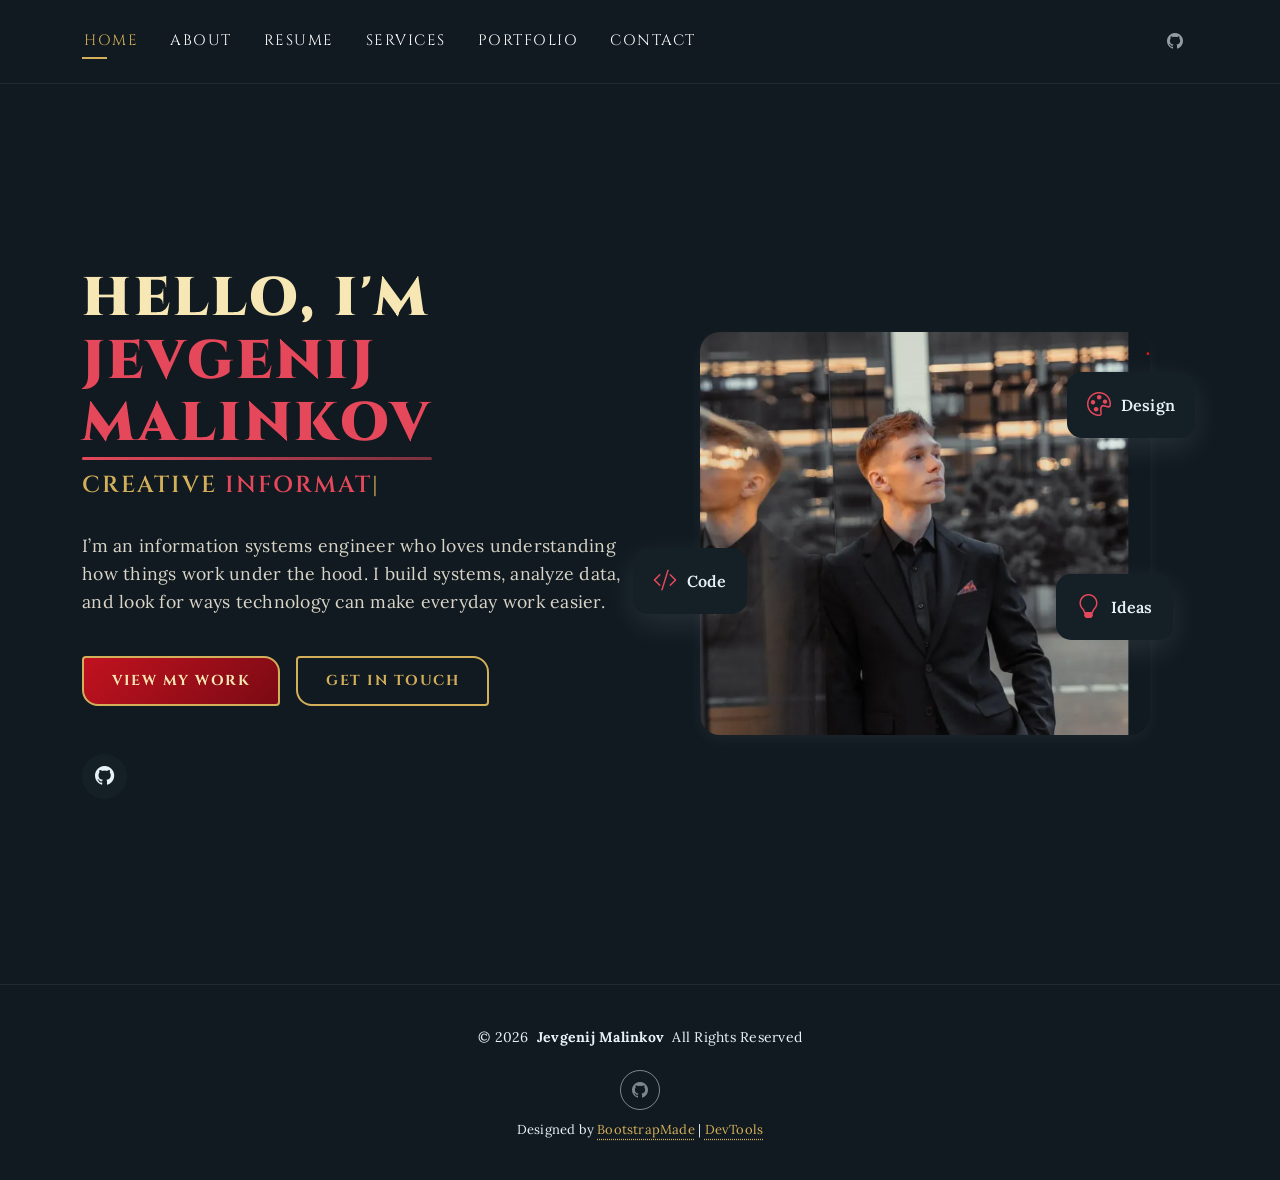
<file: index.html>
<!DOCTYPE html>
<html lang="en">

<head>
  <meta charset="utf-8">
  <meta content="width=device-width, initial-scale=1.0" name="viewport">
  <title>Jevgenij Malinkov – Information Systems Engineer</title>
  <meta name="description" content="Portfolio of Jevgenij Malinkov, an information systems engineering student at Vilnius Tech: web development, C++, MATLAB and data analysis.">
  <meta name="keywords" content="Jevgenij Malinkov, information systems engineering, Vilnius Tech, web development, C++, MATLAB, portfolio">

  <!-- Favicons -->
  <link href="assets/img/knight-j-2-solid.svg" rel="icon" type="image/svg+xml">
  <link href="assets/img/apple-touch-icon.png" rel="apple-touch-icon">

  <!-- Fonts -->
  <link href="https://fonts.googleapis.com" rel="preconnect">
  <link href="https://fonts.gstatic.com" rel="preconnect" crossorigin>
  <link href="https://fonts.googleapis.com/css2?family=Roboto:ital,wght@0,100;0,300;0,400;0,500;0,700;0,900;1,100;1,300;1,400;1,500;1,700;1,900&family=Poppins:ital,wght@0,100;0,200;0,300;0,400;0,500;0,600;0,700;0,800;0,900;1,100;1,200;1,300;1,400;1,500;1,600;1,700;1,800;1,900&family=Raleway:ital,wght@0,100;0,200;0,300;0,400;0,500;0,600;0,700;0,800;0,900;1,100;1,200;1,300;1,400;1,500;1,600;1,700;1,800;1,900&display=swap" rel="stylesheet">

  <!-- Vendor CSS Files -->
  <link href="assets/vendor/bootstrap/css/bootstrap.min.css" rel="stylesheet">
  <link href="assets/vendor/bootstrap-icons/bootstrap-icons.css" rel="stylesheet">
  <link href="assets/vendor/aos/aos.css" rel="stylesheet">
  <link href="assets/vendor/swiper/swiper-bundle.min.css" rel="stylesheet">
  <link href="assets/vendor/glightbox/css/glightbox.min.css" rel="stylesheet">

  <!-- Main CSS File -->
  <link href="assets/css/main.css" rel="stylesheet">
  <link href="assets/css/custom.css" rel="stylesheet">

  <!-- =======================================================
  * Template Name: FolioOne
  * Template URL: https://bootstrapmade.com/folioone-bootstrap-portfolio-website-template/
  * Updated: Aug 23 2025 with Bootstrap v5.3.7
  * Author: BootstrapMade.com
  * License: https://bootstrapmade.com/license/
  ======================================================== -->
</head>

<body class="index-page">

  <header id="header" class="header d-flex align-items-center light-background sticky-top">
    <div class="container position-relative d-flex align-items-center justify-content-between">

      <nav id="navmenu" class="navmenu">
        <ul>
          <li><a href="index.html" class="active">Home</a></li>
          <li><a href="about.html">About</a></li>
          <li><a href="resume.html">Resume</a></li>
          <li><a href="services.html">Services</a></li>
          <li><a href="portfolio.html">Portfolio</a></li>
          <li><a href="contact.html">Contact</a></li>
        </ul>
        <i class="mobile-nav-toggle d-xl-none bi bi-list"></i>
      </nav>

      <div class="header-social-links">
        <a href="https://github.com/evgenijmalinkov5-glitch" class="github" target="_blank" rel="noopener" aria-label="GitHub profile"><i class="bi bi-github"></i></a>
      </div>

    </div>
  </header>

  <main class="main">

    <!-- Hero Section -->
    <section id="hero" class="hero section">

      <div class="container" data-aos="fade-up" data-aos-delay="100">

        <div class="row gy-4 align-items-center">
          <div class="col-lg-6 order-2 order-lg-1">
            <div class="hero-content">
              <h1 data-aos="fade-up" data-aos-delay="200">Hello, I'm <span class="highlight">Jevgenij Malinkov</span></h1>
              <h2 data-aos="fade-up" data-aos-delay="300">Creative <span class="typed" data-typed-items="Information Systems Engineer,Web Developer,MATLAB &amp; C++ Programmer"></span></h2>
              <p data-aos="fade-up" data-aos-delay="400">I’m an information systems engineer who loves understanding how things work under the hood. I build systems, analyze data, and look for ways technology can make everyday work easier.</p>
              <div class="hero-actions" data-aos="fade-up" data-aos-delay="500">
                <a href="portfolio.html" class="btn btn-primary">View My Work</a>
                <a href="contact.html" class="btn btn-outline">Get In Touch</a>
              </div>
              <div class="social-links" data-aos="fade-up" data-aos-delay="600">
                <a href="https://github.com/evgenijmalinkov5-glitch" target="_blank" rel="noopener" aria-label="GitHub profile"><i class="bi bi-github"></i></a>
              </div>
            </div>
          </div>
          <div class="col-lg-6 order-1 order-lg-2">
            <div class="hero-image" data-aos="zoom-in" data-aos-delay="300">
              <div class="image-wrapper">
                <img src="assets/img/person/eugenefoto.png" alt="Portrait of Jevgenij Malinkov" class="img-fluid">
                <div class="floating-elements">
                  <div class="floating-card design" data-aos="fade-left" data-aos-delay="700">
                    <i class="bi bi-palette"></i>
                    <span>Design</span>
                  </div>
                  <div class="floating-card code" data-aos="fade-right" data-aos-delay="800">
                    <i class="bi bi-code-slash"></i>
                    <span>Code</span>
                  </div>
                  <div class="floating-card creativity" data-aos="fade-up" data-aos-delay="900">
                    <i class="bi bi-lightbulb"></i>
                    <span>Ideas</span>
                  </div>
                </div>
              </div>
            </div>
          </div>
        </div>

      </div>

    </section><!-- /Hero Section -->

  </main>

  <footer id="footer" class="footer">

    <div class="container">
      <div class="copyright text-center ">
        <p>© <span>2026</span> <strong class="px-1 sitename">Jevgenij Malinkov</strong> <span>All Rights Reserved<br></span></p>
      </div>
      <div class="social-links d-flex justify-content-center">
        <a href="https://github.com/evgenijmalinkov5-glitch" target="_blank" rel="noopener" aria-label="GitHub profile"><i class="bi bi-github"></i></a>
      </div>
      <div class="credits">
        <!-- All the links in the footer should remain intact. -->
        <!-- You can delete the links only if you've purchased the pro version. -->
        <!-- Licensing information: https://bootstrapmade.com/license/ -->
        <!-- Purchase the pro version with working PHP/AJAX contact form: [buy-url] -->
        Designed by <a href="https://bootstrapmade.com/">BootstrapMade</a> | <a href="https://bootstrapmade.com/tools/">DevTools</a>
      </div>
    </div>

  </footer>

  <!-- Scroll Top -->
  <a href="#" id="scroll-top" class="scroll-top d-flex align-items-center justify-content-center" aria-label="Back to top"><i class="bi bi-arrow-up-short"></i></a>

  <!-- Preloader -->
  <div id="preloader"></div>

  <!-- Vendor JS Files -->
  <script src="assets/vendor/bootstrap/js/bootstrap.bundle.min.js"></script>
  <script src="assets/vendor/php-email-form/validate.js"></script>
  <script src="assets/vendor/aos/aos.js"></script>
  <script src="assets/vendor/typed.js/typed.umd.js"></script>
  <script src="assets/vendor/waypoints/noframework.waypoints.js"></script>
  <script src="assets/vendor/purecounter/purecounter_vanilla.js"></script>
  <script src="assets/vendor/swiper/swiper-bundle.min.js"></script>
  <script src="assets/vendor/imagesloaded/imagesloaded.pkgd.min.js"></script>
  <script src="assets/vendor/isotope-layout/isotope.pkgd.min.js"></script>
  <script src="assets/vendor/glightbox/js/glightbox.min.js"></script>

  <!-- Main JS File -->
  <script src="assets/js/main.js"></script>

</body>

</html>
</file>
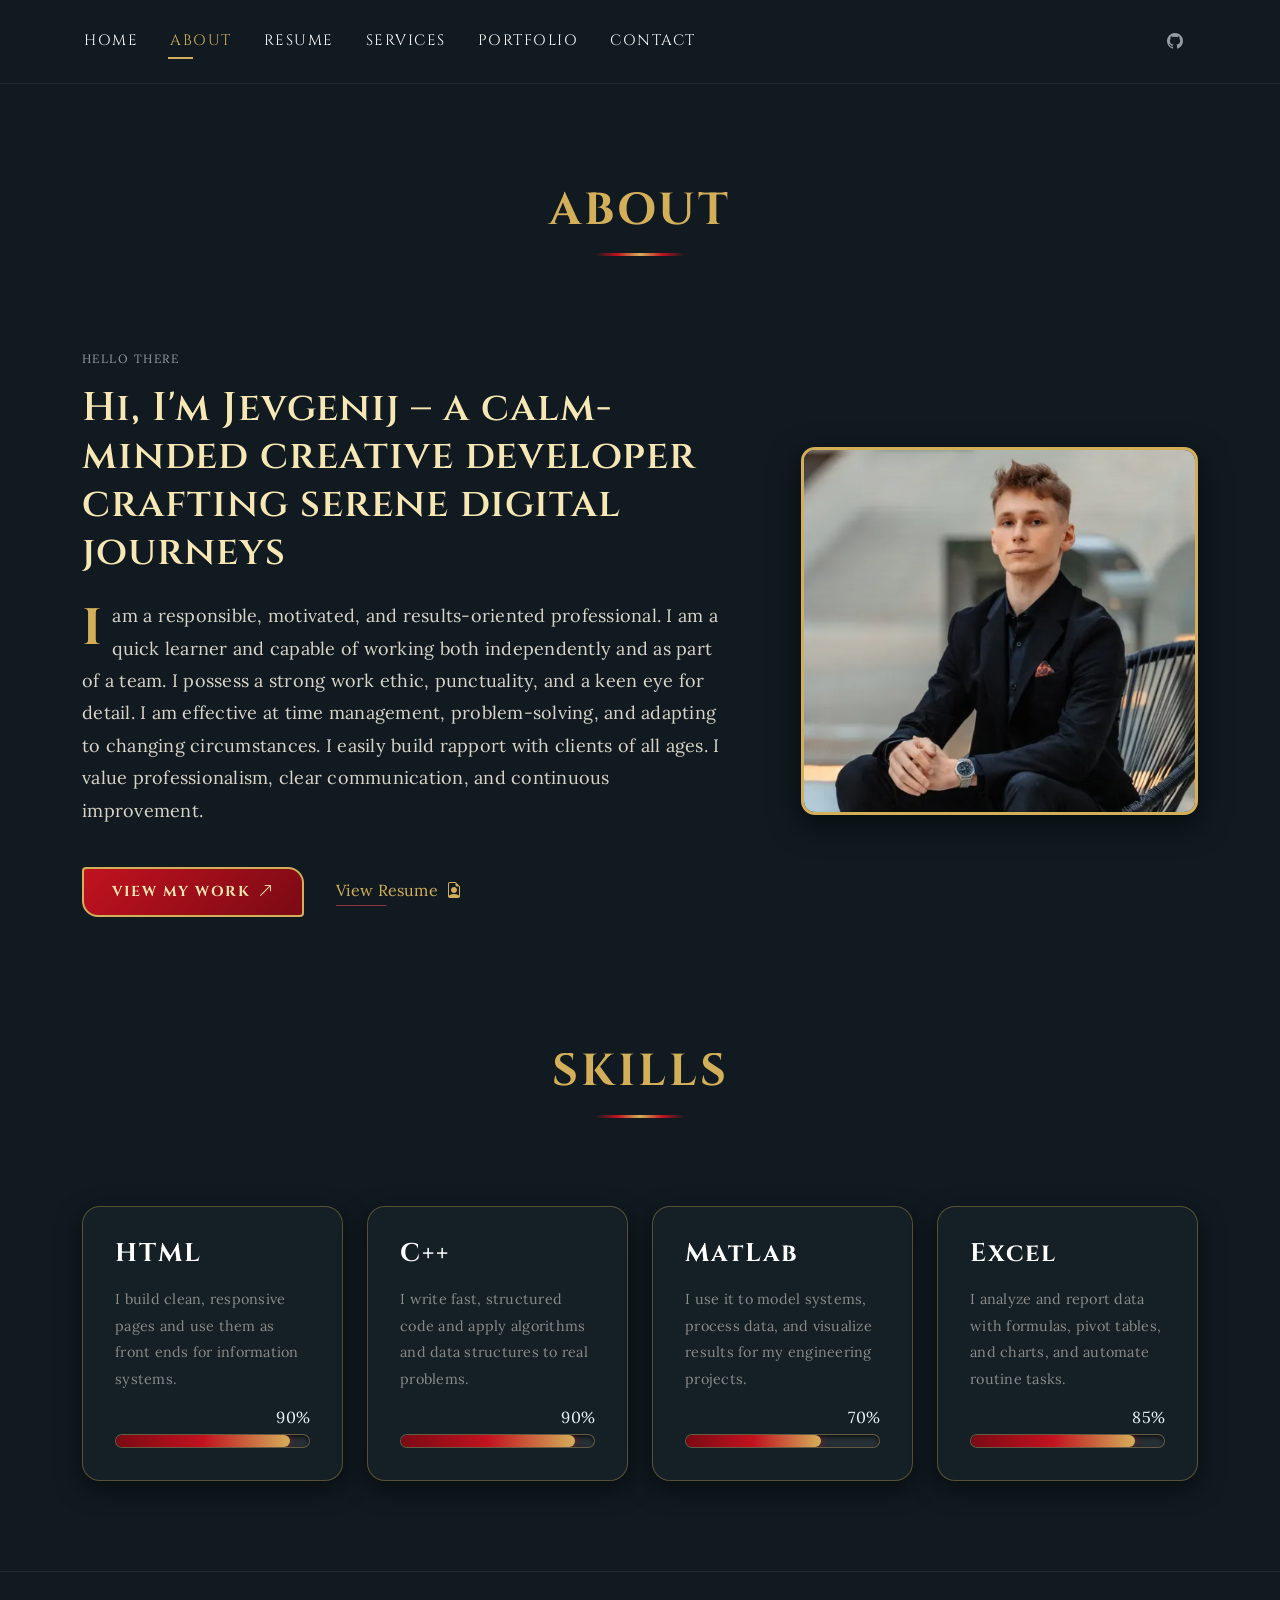
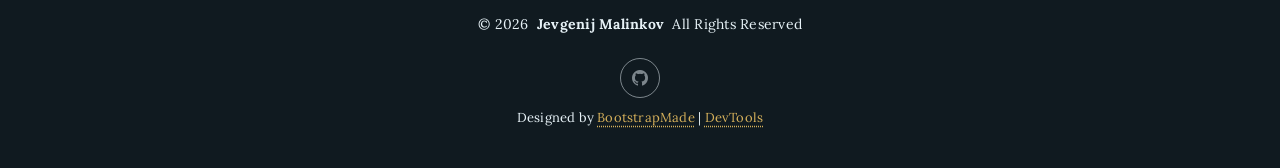
<file: about.html>
<!DOCTYPE html>
<html lang="en">

<head>
  <meta charset="utf-8">
  <meta content="width=device-width, initial-scale=1.0" name="viewport">
  <title>About – Jevgenij Malinkov</title>
  <meta name="description" content="About Jevgenij Malinkov: information systems engineering student at Vilnius Tech and his skills in HTML, C++, MATLAB and Excel.">
  <meta name="keywords" content="Jevgenij Malinkov, information systems engineering, Vilnius Tech, web development, C++, MATLAB, portfolio">

  <!-- Favicons -->
  <link href="assets/img/knight-j-2-solid.svg" rel="icon" type="image/svg+xml">
  <link href="assets/img/apple-touch-icon.png" rel="apple-touch-icon">

  <!-- Fonts -->
  <link href="https://fonts.googleapis.com" rel="preconnect">
  <link href="https://fonts.gstatic.com" rel="preconnect" crossorigin>
  <link href="https://fonts.googleapis.com/css2?family=Roboto:ital,wght@0,100;0,300;0,400;0,500;0,700;0,900;1,100;1,300;1,400;1,500;1,700;1,900&family=Poppins:ital,wght@0,100;0,200;0,300;0,400;0,500;0,600;0,700;0,800;0,900;1,100;1,200;1,300;1,400;1,500;1,600;1,700;1,800;1,900&family=Raleway:ital,wght@0,100;0,200;0,300;0,400;0,500;0,600;0,700;0,800;0,900;1,100;1,200;1,300;1,400;1,500;1,600;1,700;1,800;1,900&display=swap" rel="stylesheet">

  <!-- Vendor CSS Files -->
  <link href="assets/vendor/bootstrap/css/bootstrap.min.css" rel="stylesheet">
  <link href="assets/vendor/bootstrap-icons/bootstrap-icons.css" rel="stylesheet">
  <link href="assets/vendor/aos/aos.css" rel="stylesheet">
  <link href="assets/vendor/swiper/swiper-bundle.min.css" rel="stylesheet">
  <link href="assets/vendor/glightbox/css/glightbox.min.css" rel="stylesheet">

  <!-- Main CSS File -->
  <link href="assets/css/main.css" rel="stylesheet">
  <link href="assets/css/custom.css" rel="stylesheet">

  <!-- =======================================================
  * Template Name: FolioOne
  * Template URL: https://bootstrapmade.com/folioone-bootstrap-portfolio-website-template/
  * Updated: Aug 23 2025 with Bootstrap v5.3.7
  * Author: BootstrapMade.com
  * License: https://bootstrapmade.com/license/
  ======================================================== -->
</head>

<body class="about-page">

  <header id="header" class="header d-flex align-items-center light-background sticky-top">
    <div class="container position-relative d-flex align-items-center justify-content-between">

      <nav id="navmenu" class="navmenu">
        <ul>
          <li><a href="index.html">Home</a></li>
          <li><a href="about.html" class="active">About</a></li>
          <li><a href="resume.html">Resume</a></li>
          <li><a href="services.html">Services</a></li>
          <li><a href="portfolio.html">Portfolio</a></li>
          <li><a href="contact.html">Contact</a></li>
        </ul>
        <i class="mobile-nav-toggle d-xl-none bi bi-list"></i>
      </nav>

      <div class="header-social-links">
        <a href="https://github.com/evgenijmalinkov5-glitch" class="github" target="_blank" rel="noopener" aria-label="GitHub profile"><i class="bi bi-github"></i></a>
      </div>

    </div>
  </header>

  <main class="main">

    <!-- About Section -->
    <section id="about" class="about section">

      <!-- Section Title -->
      <div class="container section-title" data-aos="fade-up">
        <h2>About</h2>
      </div><!-- End Section Title -->

      <div class="container" data-aos="fade-up" data-aos-delay="100">

        <!-- Intro + Photo -->
        <div class="row align-items-center justify-content-between gy-5 mb-5">
          <div class="col-lg-7" data-aos="fade-right" data-aos-delay="150">
            <div class="intro-content">
              <span class="eyebrow">Hello there</span>
              <h2 class="headline">Hi, I'm Jevgenij – a calm-minded creative developer crafting serene digital journeys</h2>
              <p class="lead">
                I am a responsible, motivated, and results-oriented professional. I am a quick learner and capable of working both independently and as part of a team. I possess a strong work ethic, punctuality, and a keen eye for detail. I am effective at time management, problem-solving, and adapting to changing circumstances. I easily build rapport with clients of all ages. I value professionalism, clear communication, and continuous improvement.
              </p>
              
              <div class="cta-group">
                <a href="portfolio.html" class="btn-ghost">
                  View My Work <i class="bi bi-arrow-up-right"></i>
                </a>
                <a href="resume.html" class="link-underline">
                  View Resume <i class="bi bi-file-earmark-person"></i>
                </a>
              </div>
            </div>
          </div>

          <div class="col-lg-5" data-aos="zoom-in" data-aos-delay="250">
            <figure class="profile-figure text-center text-lg-end">
              <img src="assets/img/profile/Screenshot 2026-11-09 143751.png" alt="Portrait of Jevgenij Malinkov" class="img-fluid profile-photo">
            </figure>
          </div>
        </div>
        <!-- End Intro + Photo -->
      </div>
    </section><!-- /About Section -->

    <!-- Skills Section -->
    <section id="skills" class="skills section">

      <!-- Section Title -->
      <div class="container section-title" data-aos="fade-up">
        <h2>Skills</h2>
      </div><!-- End Section Title -->

      <div class="container" data-aos="fade-up" data-aos-delay="100">

        <div class="row g-4 skills-animation">

          <div class="col-md-6 col-lg-3" data-aos="fade-up" data-aos-delay="100">
            <div class="skill-box">
              <h3>HTML</h3>
              <p>I build clean, responsive pages and use them as front ends for information systems.</p>
              <span class="text-end d-block">90%</span>
              <div class="progress">
                <div class="progress-bar" role="progressbar" aria-valuenow="90" aria-valuemin="0" aria-valuemax="100"></div>
              </div>
            </div>
          </div>

          <div class="col-md-6 col-lg-3" data-aos="fade-up" data-aos-delay="200">
            <div class="skill-box">
              <h3>C++</h3>
              <p>I write fast, structured code and apply algorithms and data structures to real problems.</p>
              <span class="text-end d-block">90%</span>
              <div class="progress">
                <div class="progress-bar" role="progressbar" aria-valuenow="90" aria-valuemin="0" aria-valuemax="100"></div>
              </div>
            </div>
          </div>

          <div class="col-md-6 col-lg-3" data-aos="fade-up" data-aos-delay="300">
            <div class="skill-box">
              <h3>MatLab</h3>
              <p>I use it to model systems, process data, and visualize results for my engineering projects.</p>
              <span class="text-end d-block">70%</span>
              <div class="progress">
                <div class="progress-bar" role="progressbar" aria-valuenow="70" aria-valuemin="0" aria-valuemax="100"></div>
              </div>
            </div>
          </div>

          <div class="col-md-6 col-lg-3" data-aos="fade-up" data-aos-delay="400">
            <div class="skill-box">
              <h3>Excel</h3>
              <p>I analyze and report data with formulas, pivot tables, and charts, and automate routine tasks.</p>
              <span class="text-end d-block">85%</span>
              <div class="progress">
                <div class="progress-bar" role="progressbar" aria-valuenow="85" aria-valuemin="0" aria-valuemax="100">
                </div>
              </div>
            </div>
          </div>

        </div>

      </div>

    </section><!-- /Skills Section -->
  </main>

  <footer id="footer" class="footer">

    <div class="container">
      <div class="copyright text-center ">
        <p>© <span>2026</span> <strong class="px-1 sitename">Jevgenij Malinkov</strong> <span>All Rights Reserved<br></span></p>
      </div>
      <div class="social-links d-flex justify-content-center">
        <a href="https://github.com/evgenijmalinkov5-glitch" target="_blank" rel="noopener" aria-label="GitHub profile"><i class="bi bi-github"></i></a>
      </div>
      <div class="credits">
        <!-- All the links in the footer should remain intact. -->
        <!-- You can delete the links only if you've purchased the pro version. -->
        <!-- Licensing information: https://bootstrapmade.com/license/ -->
        <!-- Purchase the pro version with working PHP/AJAX contact form: [buy-url] -->
        Designed by <a href="https://bootstrapmade.com/">BootstrapMade</a> | <a href="https://bootstrapmade.com/tools/">DevTools</a>
      </div>
    </div>

  </footer>

  <!-- Scroll Top -->
  <a href="#" id="scroll-top" class="scroll-top d-flex align-items-center justify-content-center" aria-label="Back to top"><i class="bi bi-arrow-up-short"></i></a>

  <!-- Preloader -->
  <div id="preloader"></div>

  <!-- Vendor JS Files -->
  <script src="assets/vendor/bootstrap/js/bootstrap.bundle.min.js"></script>
  <script src="assets/vendor/php-email-form/validate.js"></script>
  <script src="assets/vendor/aos/aos.js"></script>
  <script src="assets/vendor/typed.js/typed.umd.js"></script>
  <script src="assets/vendor/waypoints/noframework.waypoints.js"></script>
  <script src="assets/vendor/purecounter/purecounter_vanilla.js"></script>
  <script src="assets/vendor/swiper/swiper-bundle.min.js"></script>
  <script src="assets/vendor/imagesloaded/imagesloaded.pkgd.min.js"></script>
  <script src="assets/vendor/isotope-layout/isotope.pkgd.min.js"></script>
  <script src="assets/vendor/glightbox/js/glightbox.min.js"></script>

  <!-- Main JS File -->
  <script src="assets/js/main.js"></script>

</body>

</html>
</file>
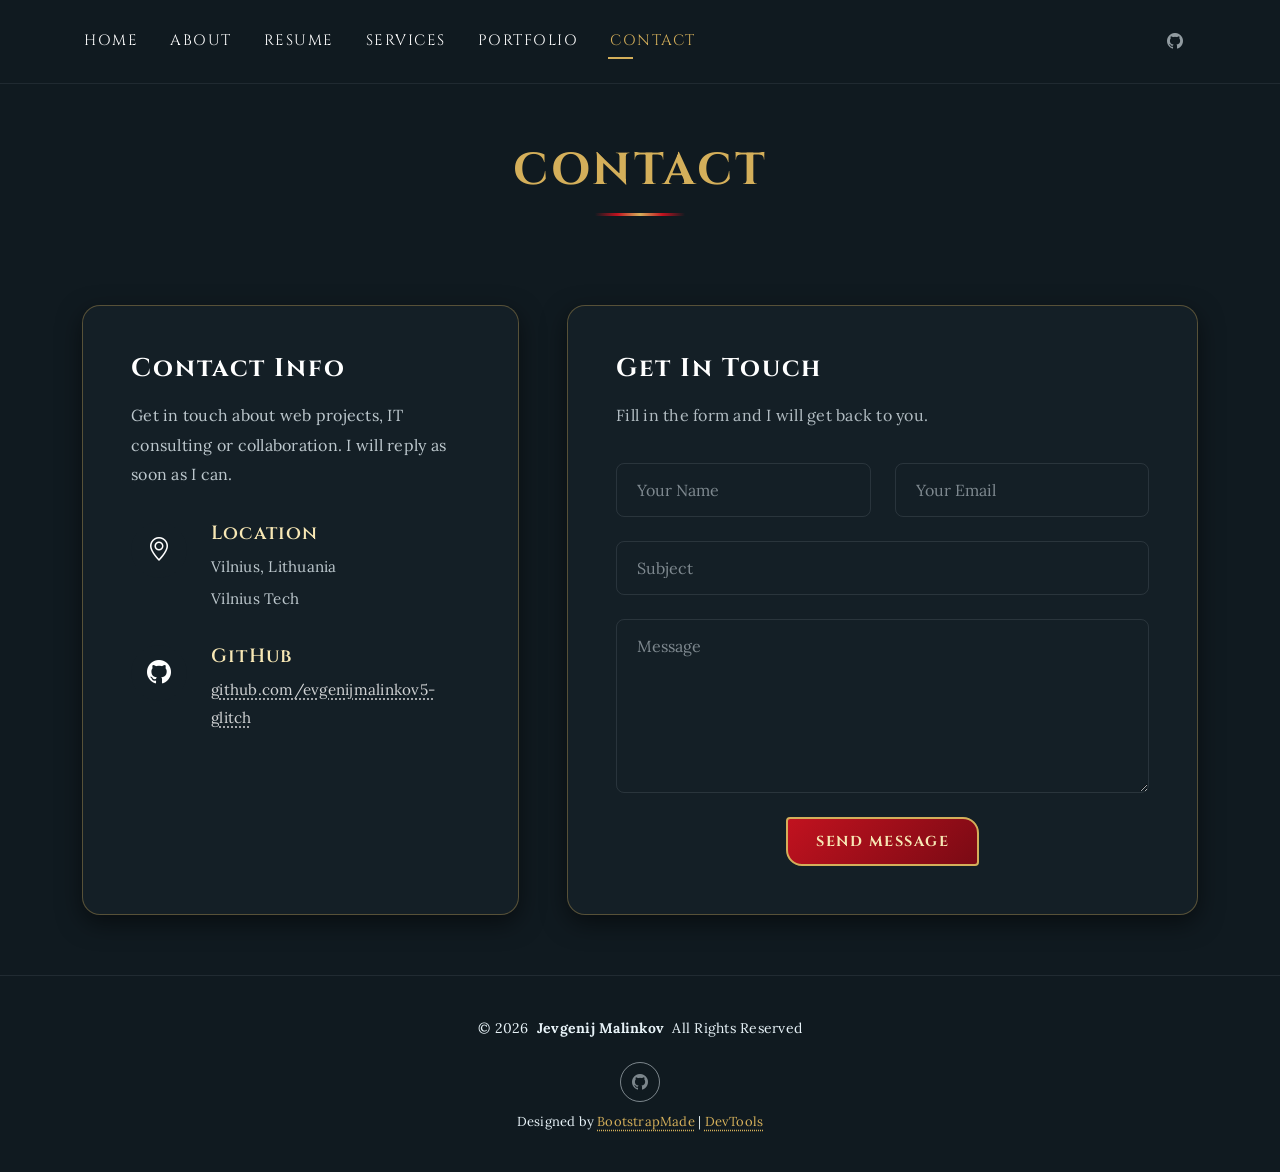
<file: contact.html>
<!DOCTYPE html>
<html lang="en">

<head>
  <meta charset="utf-8">
  <meta content="width=device-width, initial-scale=1.0" name="viewport">
  <title>Contact – Jevgenij Malinkov</title>
  <meta name="description" content="Contact Jevgenij Malinkov for web projects, IT consulting or collaboration.">
  <meta name="keywords" content="Jevgenij Malinkov, information systems engineering, Vilnius Tech, web development, C++, MATLAB, portfolio">

  <!-- Favicons -->
  <link href="assets/img/knight-j-2-solid.svg" rel="icon" type="image/svg+xml">
  <link href="assets/img/apple-touch-icon.png" rel="apple-touch-icon">

  <!-- Fonts -->
  <link href="https://fonts.googleapis.com" rel="preconnect">
  <link href="https://fonts.gstatic.com" rel="preconnect" crossorigin>
  <link href="https://fonts.googleapis.com/css2?family=Roboto:ital,wght@0,100;0,300;0,400;0,500;0,700;0,900;1,100;1,300;1,400;1,500;1,700;1,900&family=Poppins:ital,wght@0,100;0,200;0,300;0,400;0,500;0,600;0,700;0,800;0,900;1,100;1,200;1,300;1,400;1,500;1,600;1,700;1,800;1,900&family=Raleway:ital,wght@0,100;0,200;0,300;0,400;0,500;0,600;0,700;0,800;0,900;1,100;1,200;1,300;1,400;1,500;1,600;1,700;1,800;1,900&display=swap" rel="stylesheet">

  <!-- Vendor CSS Files -->
  <link href="assets/vendor/bootstrap/css/bootstrap.min.css" rel="stylesheet">
  <link href="assets/vendor/bootstrap-icons/bootstrap-icons.css" rel="stylesheet">
  <link href="assets/vendor/aos/aos.css" rel="stylesheet">
  <link href="assets/vendor/swiper/swiper-bundle.min.css" rel="stylesheet">
  <link href="assets/vendor/glightbox/css/glightbox.min.css" rel="stylesheet">

  <!-- Main CSS File -->
  <link href="assets/css/main.css" rel="stylesheet">
  <link href="assets/css/custom.css" rel="stylesheet">

  <!-- =======================================================
  * Template Name: FolioOne
  * Template URL: https://bootstrapmade.com/folioone-bootstrap-portfolio-website-template/
  * Updated: Aug 23 2025 with Bootstrap v5.3.7
  * Author: BootstrapMade.com
  * License: https://bootstrapmade.com/license/
  ======================================================== -->
</head>

<body class="contact-page">

  <header id="header" class="header d-flex align-items-center light-background sticky-top">
    <div class="container position-relative d-flex align-items-center justify-content-between">

      <nav id="navmenu" class="navmenu">
        <ul>
          <li><a href="index.html">Home</a></li>
          <li><a href="about.html">About</a></li>
          <li><a href="resume.html">Resume</a></li>
          <li><a href="services.html">Services</a></li>
          <li><a href="portfolio.html">Portfolio</a></li>
          <li><a href="contact.html" class="active">Contact</a></li>
        </ul>
        <i class="mobile-nav-toggle d-xl-none bi bi-list"></i>
      </nav>

      <div class="header-social-links">
        <a href="https://github.com/evgenijmalinkov5-glitch" class="github" target="_blank" rel="noopener" aria-label="GitHub profile"><i class="bi bi-github"></i></a>
      </div>

    </div>
  </header>

  <main class="main">

    <!-- Contact Section -->
    <section id="contact" class="contact section">

      <!-- Section Title -->
      <div class="container section-title" data-aos="fade-up">
        <h2>Contact</h2>
      </div><!-- End Section Title -->

      <div class="container" data-aos="fade-up" data-aos-delay="100">

        <div class="row g-4 g-lg-5">
          <div class="col-lg-5">
            <div class="info-box" data-aos="fade-up" data-aos-delay="200">
              <h3>Contact Info</h3>
              <p>Get in touch about web projects, IT consulting or collaboration. I will reply as soon as I can.</p>

              <div class="info-item" data-aos="fade-up" data-aos-delay="300">
                <div class="icon-box">
                  <i class="bi bi-geo-alt"></i>
                </div>
                <div class="content">
                  <h4>Location</h4>
                  <p>Vilnius, Lithuania</p>
                  <p>Vilnius Tech</p>
                </div>
              </div>

              <div class="info-item" data-aos="fade-up" data-aos-delay="400">
                <div class="icon-box">
                  <i class="bi bi-github"></i>
                </div>
                <div class="content">
                  <h4>GitHub</h4>
                  <p><a href="https://github.com/evgenijmalinkov5-glitch" target="_blank" rel="noopener">github.com/evgenijmalinkov5-glitch</a></p>
                </div>
              </div>
            </div>
          </div>

          <div class="col-lg-7">
            <div class="contact-form" data-aos="fade-up" data-aos-delay="300">
              <h3>Get In Touch</h3>
              <p>Fill in the form and I will get back to you.</p>

              <form action="forms/contact.php" method="post" class="php-email-form" data-aos="fade-up" data-aos-delay="200">
                <div class="row gy-4">

                  <div class="col-md-6">
                    <input type="text" name="name" autocomplete="name" class="form-control" placeholder="Your Name" required="">
                  </div>

                  <div class="col-md-6 ">
                    <input type="email" class="form-control" name="email" autocomplete="email" placeholder="Your Email" required="">
                  </div>

                  <div class="col-12">
                    <input type="text" class="form-control" name="subject" placeholder="Subject" required="">
                  </div>

                  <div class="col-12">
                    <textarea class="form-control" name="message" rows="6" placeholder="Message" required=""></textarea>
                  </div>

                  <div class="col-12 text-center">
                    <div class="loading">Loading</div>
                    <div class="error-message"></div>
                    <div class="sent-message">Your message has been sent. Thank you!</div>

                    <button type="submit" class="btn">Send Message</button>
                  </div>

                </div>
              </form>

            </div>
          </div>

        </div>

      </div>

    </section><!-- /Contact Section -->

  </main>

  <footer id="footer" class="footer">

    <div class="container">
      <div class="copyright text-center ">
        <p>© <span>2026</span> <strong class="px-1 sitename">Jevgenij Malinkov</strong> <span>All Rights Reserved<br></span></p>
      </div>
      <div class="social-links d-flex justify-content-center">
        <a href="https://github.com/evgenijmalinkov5-glitch" target="_blank" rel="noopener" aria-label="GitHub profile"><i class="bi bi-github"></i></a>
      </div>
      <div class="credits">
        <!-- All the links in the footer should remain intact. -->
        <!-- You can delete the links only if you've purchased the pro version. -->
        <!-- Licensing information: https://bootstrapmade.com/license/ -->
        <!-- Purchase the pro version with working PHP/AJAX contact form: [buy-url] -->
        Designed by <a href="https://bootstrapmade.com/">BootstrapMade</a> | <a href="https://bootstrapmade.com/tools/">DevTools</a>
      </div>
    </div>

  </footer>

  <!-- Scroll Top -->
  <a href="#" id="scroll-top" class="scroll-top d-flex align-items-center justify-content-center" aria-label="Back to top"><i class="bi bi-arrow-up-short"></i></a>

  <!-- Preloader -->
  <div id="preloader"></div>

  <!-- Vendor JS Files -->
  <script src="assets/vendor/bootstrap/js/bootstrap.bundle.min.js"></script>
  <script src="assets/vendor/php-email-form/validate.js"></script>
  <script src="assets/vendor/aos/aos.js"></script>
  <script src="assets/vendor/typed.js/typed.umd.js"></script>
  <script src="assets/vendor/waypoints/noframework.waypoints.js"></script>
  <script src="assets/vendor/purecounter/purecounter_vanilla.js"></script>
  <script src="assets/vendor/swiper/swiper-bundle.min.js"></script>
  <script src="assets/vendor/imagesloaded/imagesloaded.pkgd.min.js"></script>
  <script src="assets/vendor/isotope-layout/isotope.pkgd.min.js"></script>
  <script src="assets/vendor/glightbox/js/glightbox.min.js"></script>

  <!-- Main JS File -->
  <script src="assets/js/main.js"></script>

</body>

</html>
</file>
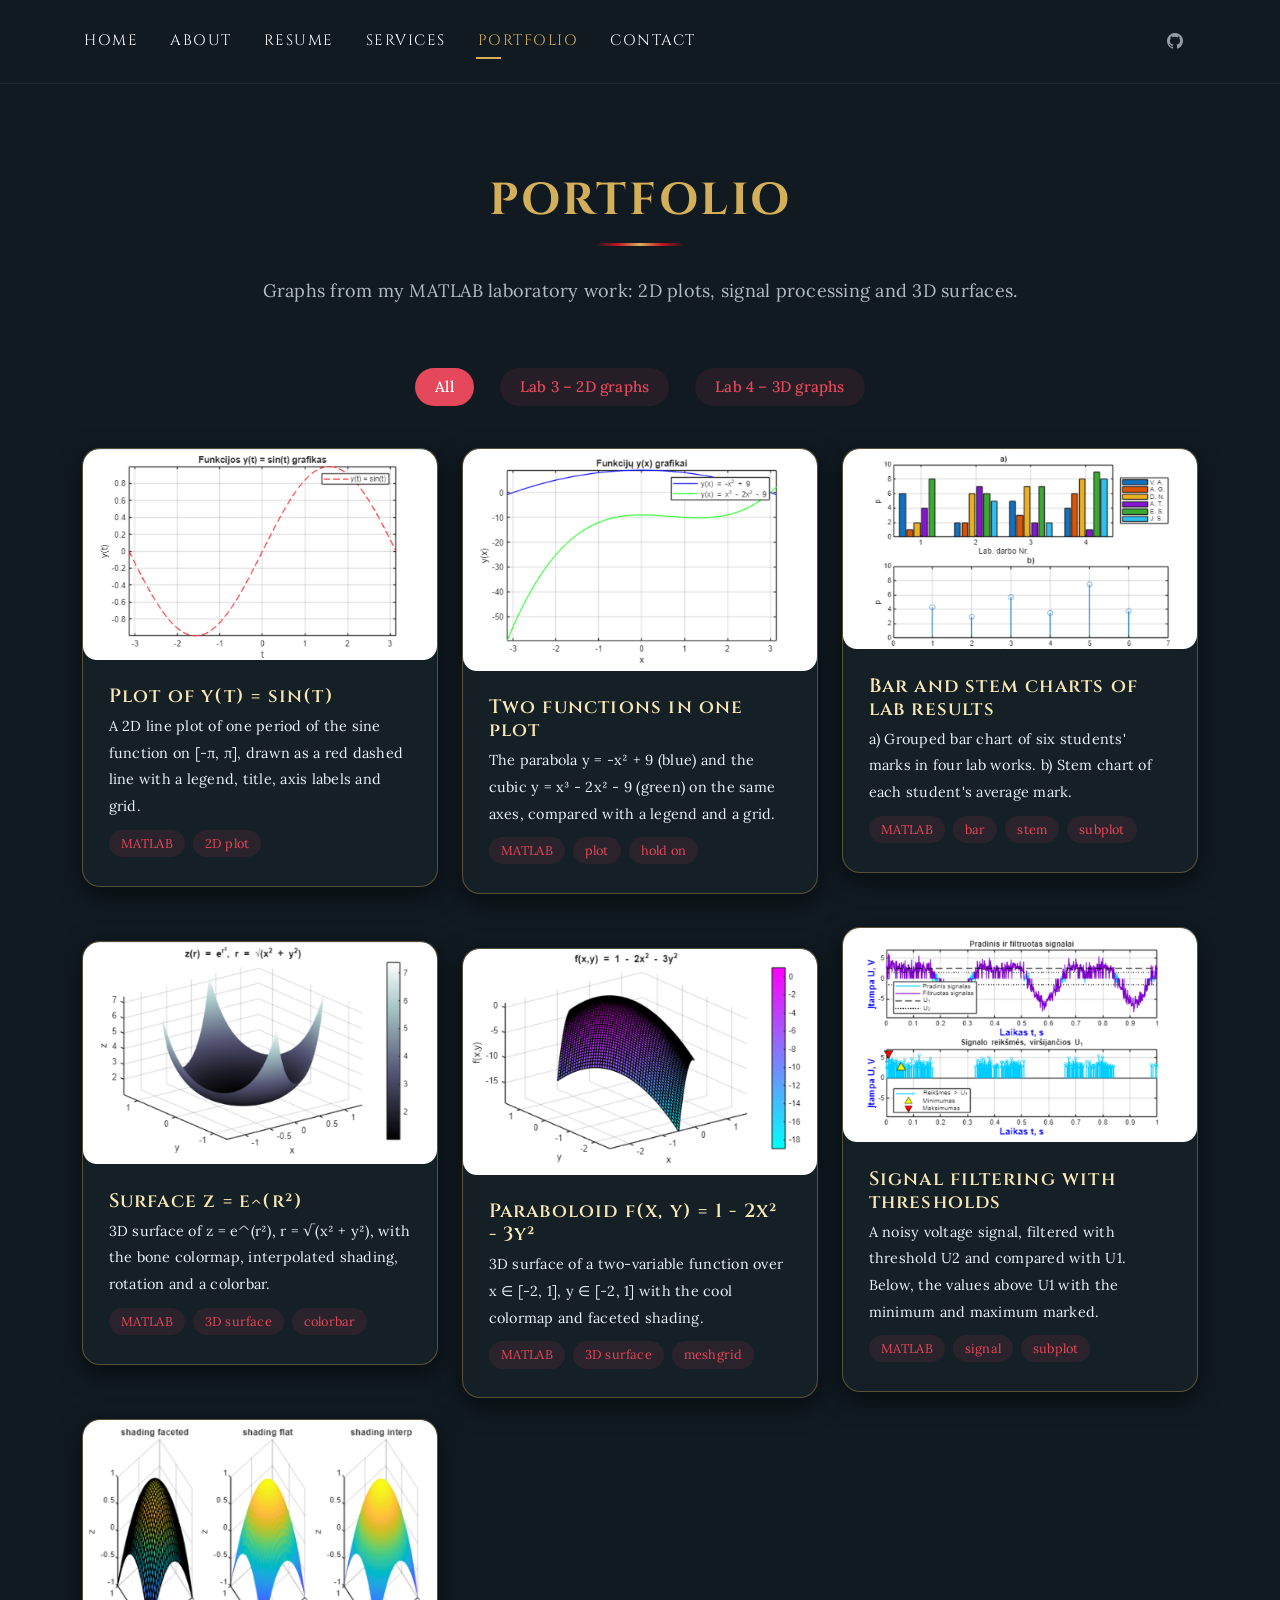
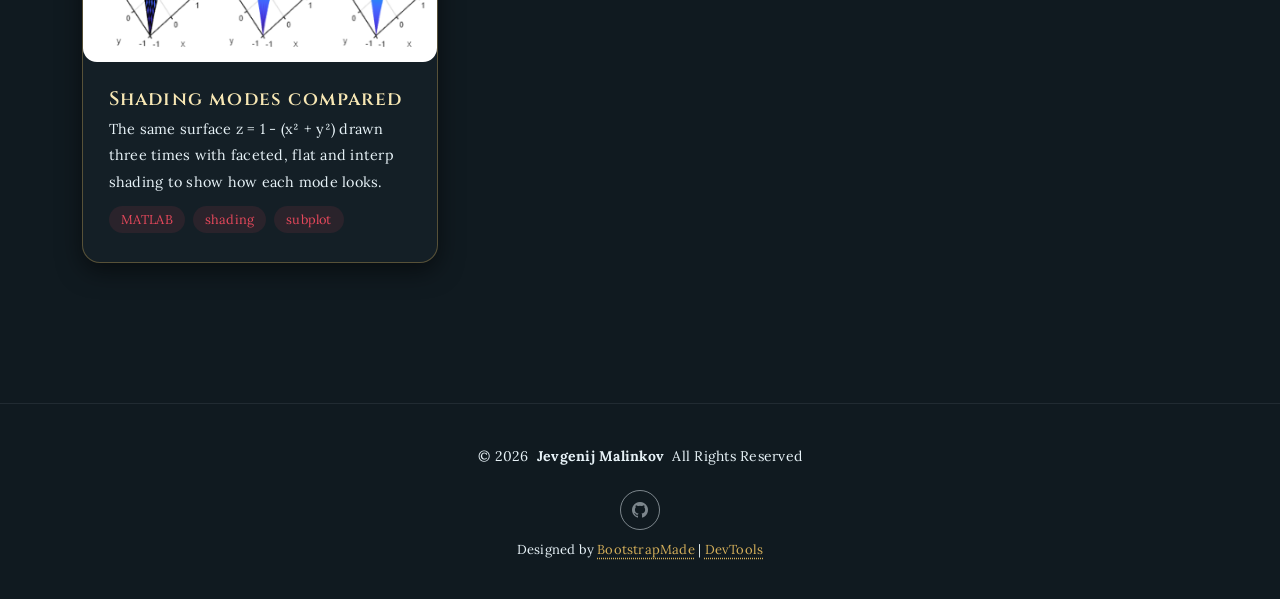
<file: portfolio.html>
<!DOCTYPE html>
<html lang="en">

<head>
  <meta charset="utf-8">
  <meta content="width=device-width, initial-scale=1.0" name="viewport">
  <title>Portfolio – Jevgenij Malinkov</title>
  <meta name="description" content="MATLAB laboratory work graphs (2D and 3D plots, signal filtering, surfaces) by Jevgenij Malinkov.">
  <meta name="keywords" content="Jevgenij Malinkov, information systems engineering, Vilnius Tech, web development, C++, MATLAB, portfolio">

  <!-- Favicons -->
  <link href="assets/img/knight-j-2-solid.svg" rel="icon" type="image/svg+xml">
  <link href="assets/img/apple-touch-icon.png" rel="apple-touch-icon">

  <!-- Fonts -->
  <link href="https://fonts.googleapis.com" rel="preconnect">
  <link href="https://fonts.gstatic.com" rel="preconnect" crossorigin>
  <link href="https://fonts.googleapis.com/css2?family=Roboto:ital,wght@0,100;0,300;0,400;0,500;0,700;0,900;1,100;1,300;1,400;1,500;1,700;1,900&family=Poppins:ital,wght@0,100;0,200;0,300;0,400;0,500;0,600;0,700;0,800;0,900;1,100;1,200;1,300;1,400;1,500;1,600;1,700;1,800;1,900&family=Raleway:ital,wght@0,100;0,200;0,300;0,400;0,500;0,600;0,700;0,800;0,900;1,100;1,200;1,300;1,400;1,500;1,600;1,700;1,800;1,900&display=swap" rel="stylesheet">

  <!-- Vendor CSS Files -->
  <link href="assets/vendor/bootstrap/css/bootstrap.min.css" rel="stylesheet">
  <link href="assets/vendor/bootstrap-icons/bootstrap-icons.css" rel="stylesheet">
  <link href="assets/vendor/aos/aos.css" rel="stylesheet">
  <link href="assets/vendor/swiper/swiper-bundle.min.css" rel="stylesheet">
  <link href="assets/vendor/glightbox/css/glightbox.min.css" rel="stylesheet">

  <!-- Main CSS File -->
  <link href="assets/css/main.css" rel="stylesheet">
  <link href="assets/css/custom.css" rel="stylesheet">

  <!-- =======================================================
  * Template Name: FolioOne
  * Template URL: https://bootstrapmade.com/folioone-bootstrap-portfolio-website-template/
  * Updated: Aug 23 2025 with Bootstrap v5.3.7
  * Author: BootstrapMade.com
  * License: https://bootstrapmade.com/license/
  ======================================================== -->
</head>

<body class="portfolio-page">

  <header id="header" class="header d-flex align-items-center light-background sticky-top">
    <div class="container position-relative d-flex align-items-center justify-content-between">

      <nav id="navmenu" class="navmenu">
        <ul>
          <li><a href="index.html">Home</a></li>
          <li><a href="about.html">About</a></li>
          <li><a href="resume.html">Resume</a></li>
          <li><a href="services.html">Services</a></li>
          <li><a href="portfolio.html" class="active">Portfolio</a></li>
          <li><a href="contact.html">Contact</a></li>
        </ul>
        <i class="mobile-nav-toggle d-xl-none bi bi-list"></i>
      </nav>

      <div class="header-social-links">
        <a href="https://github.com/evgenijmalinkov5-glitch" class="github" target="_blank" rel="noopener" aria-label="GitHub profile"><i class="bi bi-github"></i></a>
      </div>

    </div>
  </header>

  <main class="main">

    <!-- Portfolio Section -->
    <section id="portfolio" class="portfolio section">

      <!-- Section Title -->
      <div class="container section-title" data-aos="fade-up">
        <h2>Portfolio</h2>
        <p>Graphs from my MATLAB laboratory work: 2D plots, signal processing and 3D surfaces.</p>
      </div><!-- End Section Title -->

      <div class="container" data-aos="fade-up" data-aos-delay="100">

        <div class="isotope-layout" data-default-filter="*" data-layout="masonry" data-sort="original-order">
          <ul class="portfolio-filters isotope-filters" data-aos="fade-up" data-aos-delay="200">
            <li data-filter="*" class="filter-active">All</li>
            <li data-filter=".filter-lab3">Lab 3 – 2D graphs</li>
            <li data-filter=".filter-lab4">Lab 4 – 3D graphs</li>
          </ul><!-- End Portfolio Filters -->

          <div class="row gy-4 isotope-container" data-aos="fade-up" data-aos-delay="300">
            <div class="col-lg-4 col-md-6 portfolio-item isotope-item filter-lab3">
              <div class="portfolio-card">
                <div class="portfolio-img">
                  <img src="assets/img/portfolio/lab3_1.png" alt="Plot of y(t) = sin(t) – MATLAB graph" class="img-fluid" width="460" height="273">
                  <div class="portfolio-overlay">
                    <a href="assets/img/portfolio/lab3_1.png" class="glightbox portfolio-lightbox" data-gallery="portfolio" data-title="Plot of y(t) = sin(t)" data-description="A 2D line plot of one period of the sine function on [-π, π], drawn as a red dashed line with a legend, title, axis labels and grid." aria-label="Enlarge: Plot of y(t) = sin(t)"><i class="bi bi-plus"></i></a>
                  </div>
                </div>
                <div class="portfolio-info">
                  <h4>Plot of y(t) = sin(t)</h4>
                  <p>A 2D line plot of one period of the sine function on [-π, π], drawn as a red dashed line with a legend, title, axis labels and grid.</p>
                  <div class="portfolio-tags"><span>MATLAB</span><span>2D plot</span></div>
                </div>
              </div>
            </div>

            <div class="col-lg-4 col-md-6 portfolio-item isotope-item filter-lab3">
              <div class="portfolio-card">
                <div class="portfolio-img">
                  <img src="assets/img/portfolio/lab3_15.png" alt="Two functions in one plot – MATLAB graph" class="img-fluid" width="456" height="285">
                  <div class="portfolio-overlay">
                    <a href="assets/img/portfolio/lab3_15.png" class="glightbox portfolio-lightbox" data-gallery="portfolio" data-title="Two functions in one plot" data-description="The parabola y = -x² + 9 (blue) and the cubic y = x³ - 2x² - 9 (green) on the same axes, compared with a legend and a grid." aria-label="Enlarge: Two functions in one plot"><i class="bi bi-plus"></i></a>
                  </div>
                </div>
                <div class="portfolio-info">
                  <h4>Two functions in one plot</h4>
                  <p>The parabola y = -x² + 9 (blue) and the cubic y = x³ - 2x² - 9 (green) on the same axes, compared with a legend and a grid.</p>
                  <div class="portfolio-tags"><span>MATLAB</span><span>plot</span><span>hold on</span></div>
                </div>
              </div>
            </div>

            <div class="col-lg-4 col-md-6 portfolio-item isotope-item filter-lab3">
              <div class="portfolio-card">
                <div class="portfolio-img">
                  <img src="assets/img/portfolio/lab3_2.png" alt="Bar and stem charts of lab results – MATLAB graph" class="img-fluid" width="447" height="252">
                  <div class="portfolio-overlay">
                    <a href="assets/img/portfolio/lab3_2.png" class="glightbox portfolio-lightbox" data-gallery="portfolio" data-title="Bar and stem charts of lab results" data-description="a) Grouped bar chart of six students' marks in four lab works. b) Stem chart of each student's average mark." aria-label="Enlarge: Bar and stem charts of lab results"><i class="bi bi-plus"></i></a>
                  </div>
                </div>
                <div class="portfolio-info">
                  <h4>Bar and stem charts of lab results</h4>
                  <p>a) Grouped bar chart of six students' marks in four lab works. b) Stem chart of each student's average mark.</p>
                  <div class="portfolio-tags"><span>MATLAB</span><span>bar</span><span>stem</span><span>subplot</span></div>
                </div>
              </div>
            </div>

            <div class="col-lg-4 col-md-6 portfolio-item isotope-item filter-lab3">
              <div class="portfolio-card">
                <div class="portfolio-img">
                  <img src="assets/img/portfolio/lab3_3.png" alt="Signal filtering with thresholds – MATLAB graph" class="img-fluid" width="454" height="275">
                  <div class="portfolio-overlay">
                    <a href="assets/img/portfolio/lab3_3.png" class="glightbox portfolio-lightbox" data-gallery="portfolio" data-title="Signal filtering with thresholds" data-description="A noisy voltage signal, filtered with threshold U2 and compared with U1. Below, the values above U1 with the minimum and maximum marked." aria-label="Enlarge: Signal filtering with thresholds"><i class="bi bi-plus"></i></a>
                  </div>
                </div>
                <div class="portfolio-info">
                  <h4>Signal filtering with thresholds</h4>
                  <p>A noisy voltage signal, filtered with threshold U2 and compared with U1. Below, the values above U1 with the minimum and maximum marked.</p>
                  <div class="portfolio-tags"><span>MATLAB</span><span>signal</span><span>subplot</span></div>
                </div>
              </div>
            </div>

            <div class="col-lg-4 col-md-6 portfolio-item isotope-item filter-lab4">
              <div class="portfolio-card">
                <div class="portfolio-img">
                  <img src="assets/img/portfolio/lab4_1.png" alt="Surface z = e^(r²) – MATLAB graph" class="img-fluid" width="436" height="274">
                  <div class="portfolio-overlay">
                    <a href="assets/img/portfolio/lab4_1.png" class="glightbox portfolio-lightbox" data-gallery="portfolio" data-title="Surface z = e^(r²)" data-description="3D surface of z = e^(r²), r = √(x² + y²), with the bone colormap, interpolated shading, rotation and a colorbar." aria-label="Enlarge: Surface z = e^(r²)"><i class="bi bi-plus"></i></a>
                  </div>
                </div>
                <div class="portfolio-info">
                  <h4>Surface z = e^(r²)</h4>
                  <p>3D surface of z = e^(r²), r = √(x² + y²), with the bone colormap, interpolated shading, rotation and a colorbar.</p>
                  <div class="portfolio-tags"><span>MATLAB</span><span>3D surface</span><span>colorbar</span></div>
                </div>
              </div>
            </div>

            <div class="col-lg-4 col-md-6 portfolio-item isotope-item filter-lab4">
              <div class="portfolio-card">
                <div class="portfolio-img">
                  <img src="assets/img/portfolio/lab4_2.png" alt="Paraboloid f(x, y) = 1 - 2x² - 3y² – MATLAB graph" class="img-fluid" width="430" height="274">
                  <div class="portfolio-overlay">
                    <a href="assets/img/portfolio/lab4_2.png" class="glightbox portfolio-lightbox" data-gallery="portfolio" data-title="Paraboloid f(x, y) = 1 - 2x² - 3y²" data-description="3D surface of a two-variable function over x ∈ [-2, 1], y ∈ [-2, 1] with the cool colormap and faceted shading." aria-label="Enlarge: Paraboloid f(x, y) = 1 - 2x² - 3y²"><i class="bi bi-plus"></i></a>
                  </div>
                </div>
                <div class="portfolio-info">
                  <h4>Paraboloid f(x, y) = 1 - 2x² - 3y²</h4>
                  <p>3D surface of a two-variable function over x ∈ [-2, 1], y ∈ [-2, 1] with the cool colormap and faceted shading.</p>
                  <div class="portfolio-tags"><span>MATLAB</span><span>3D surface</span><span>meshgrid</span></div>
                </div>
              </div>
            </div>

            <div class="col-lg-4 col-md-6 portfolio-item isotope-item filter-lab4">
              <div class="portfolio-card">
                <div class="portfolio-img">
                  <img src="assets/img/portfolio/lab4_3.png" alt="Shading modes compared – MATLAB graph" class="img-fluid" width="394" height="270">
                  <div class="portfolio-overlay">
                    <a href="assets/img/portfolio/lab4_3.png" class="glightbox portfolio-lightbox" data-gallery="portfolio" data-title="Shading modes compared" data-description="The same surface z = 1 - (x² + y²) drawn three times with faceted, flat and interp shading to show how each mode looks." aria-label="Enlarge: Shading modes compared"><i class="bi bi-plus"></i></a>
                  </div>
                </div>
                <div class="portfolio-info">
                  <h4>Shading modes compared</h4>
                  <p>The same surface z = 1 - (x² + y²) drawn three times with faceted, flat and interp shading to show how each mode looks.</p>
                  <div class="portfolio-tags"><span>MATLAB</span><span>shading</span><span>subplot</span></div>
                </div>
              </div>
            </div>
          </div><!-- End Portfolio Items Container -->

        </div>


      </div>

    </section><!-- /Portfolio Section -->

  </main>

  <footer id="footer" class="footer">

    <div class="container">
      <div class="copyright text-center ">
        <p>© <span>2026</span> <strong class="px-1 sitename">Jevgenij Malinkov</strong> <span>All Rights Reserved<br></span></p>
      </div>
      <div class="social-links d-flex justify-content-center">
        <a href="https://github.com/evgenijmalinkov5-glitch" target="_blank" rel="noopener" aria-label="GitHub profile"><i class="bi bi-github"></i></a>
      </div>
      <div class="credits">
        <!-- All the links in the footer should remain intact. -->
        <!-- You can delete the links only if you've purchased the pro version. -->
        <!-- Licensing information: https://bootstrapmade.com/license/ -->
        <!-- Purchase the pro version with working PHP/AJAX contact form: [buy-url] -->
        Designed by <a href="https://bootstrapmade.com/">BootstrapMade</a> | <a href="https://bootstrapmade.com/tools/">DevTools</a>
      </div>
    </div>

  </footer>

  <!-- Scroll Top -->
  <a href="#" id="scroll-top" class="scroll-top d-flex align-items-center justify-content-center" aria-label="Back to top"><i class="bi bi-arrow-up-short"></i></a>

  <!-- Preloader -->
  <div id="preloader"></div>

  <!-- Vendor JS Files -->
  <script src="assets/vendor/bootstrap/js/bootstrap.bundle.min.js"></script>
  <script src="assets/vendor/php-email-form/validate.js"></script>
  <script src="assets/vendor/aos/aos.js"></script>
  <script src="assets/vendor/typed.js/typed.umd.js"></script>
  <script src="assets/vendor/waypoints/noframework.waypoints.js"></script>
  <script src="assets/vendor/purecounter/purecounter_vanilla.js"></script>
  <script src="assets/vendor/swiper/swiper-bundle.min.js"></script>
  <script src="assets/vendor/imagesloaded/imagesloaded.pkgd.min.js"></script>
  <script src="assets/vendor/isotope-layout/isotope.pkgd.min.js"></script>
  <script src="assets/vendor/glightbox/js/glightbox.min.js"></script>

  <!-- Main JS File -->
  <script src="assets/js/main.js"></script>

</body>

</html>
</file>
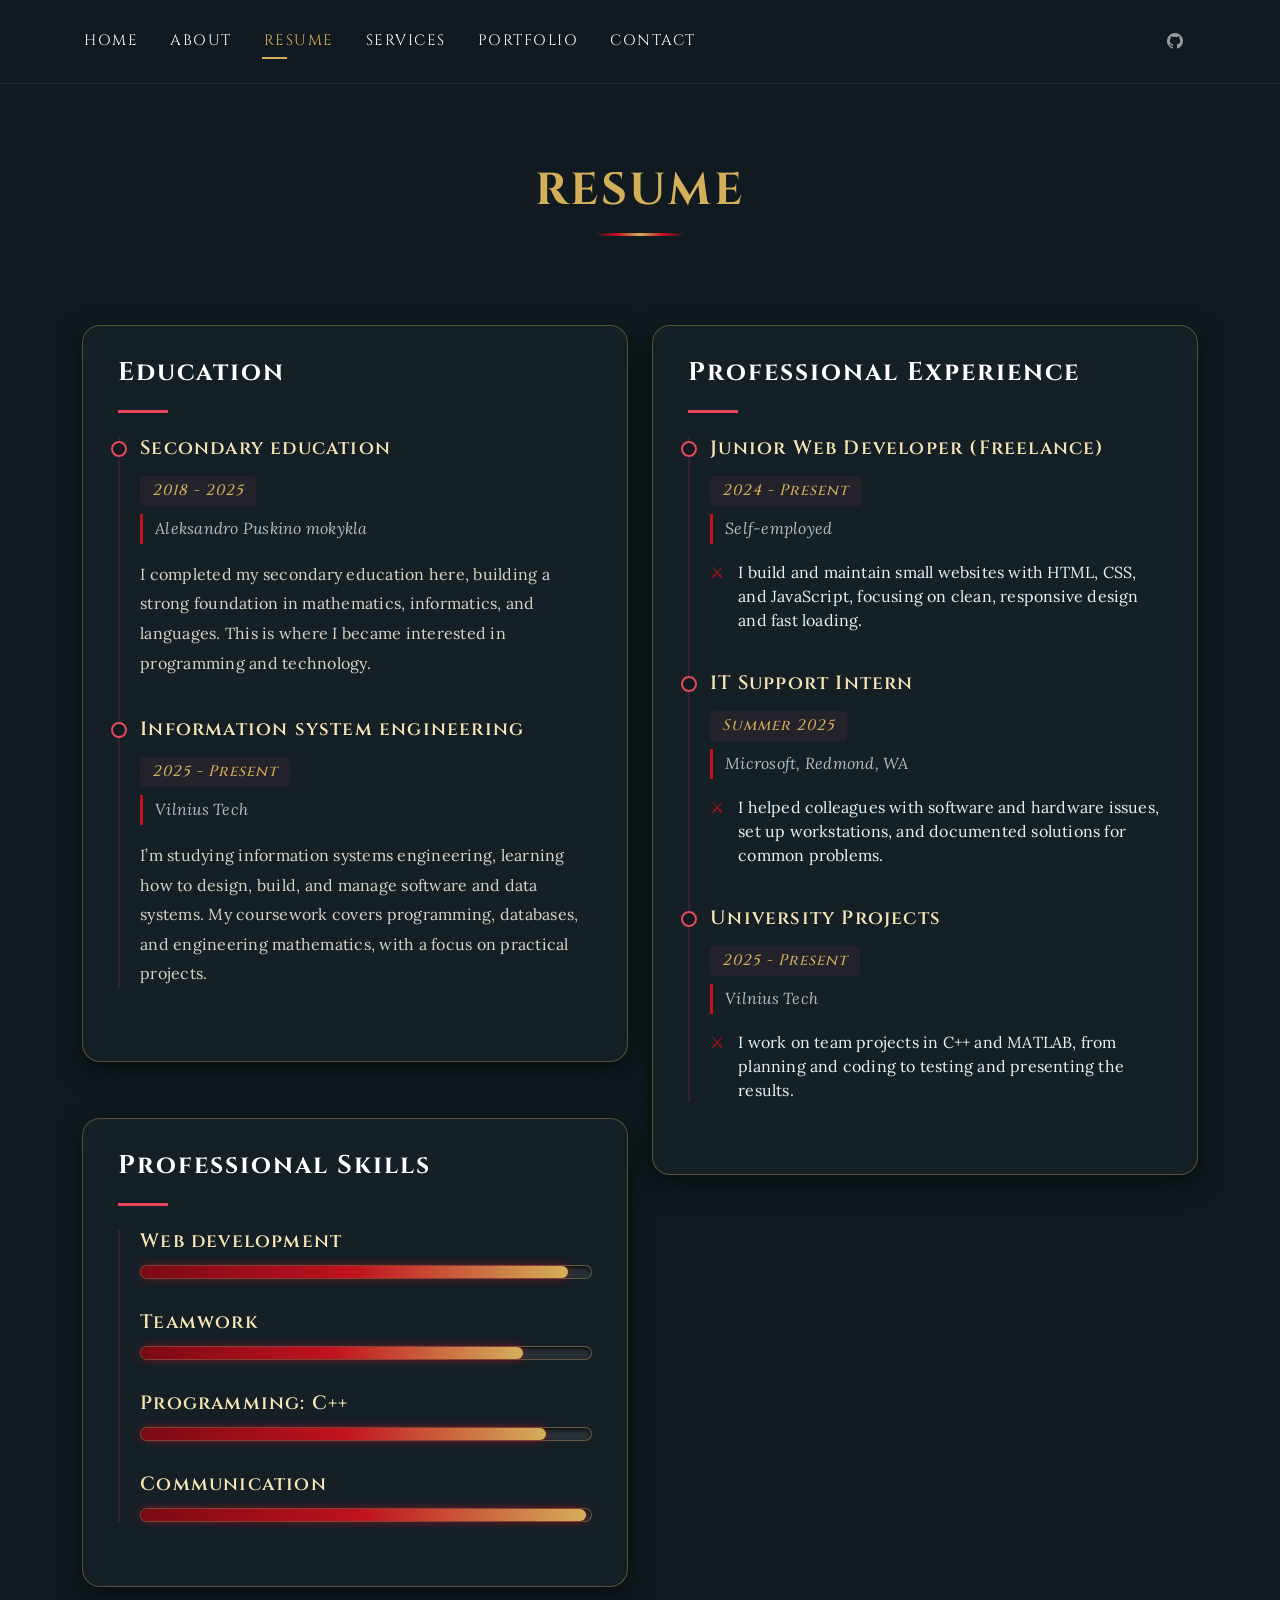
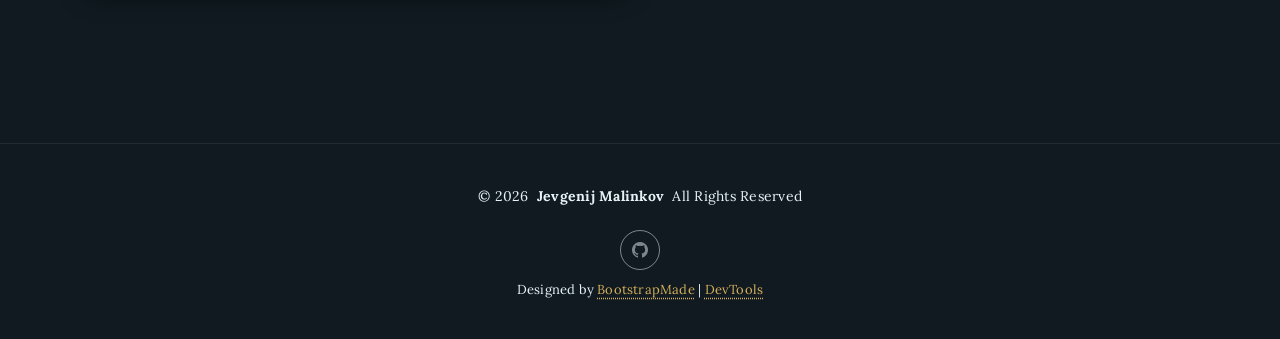
<file: resume.html>
<!DOCTYPE html>
<html lang="en">

<head>
  <meta charset="utf-8">
  <meta content="width=device-width, initial-scale=1.0" name="viewport">
  <title>Resume – Jevgenij Malinkov</title>
  <meta name="description" content="Education, professional experience and skills of Jevgenij Malinkov, information systems engineering student.">
  <meta name="keywords" content="Jevgenij Malinkov, information systems engineering, Vilnius Tech, web development, C++, MATLAB, portfolio">

  <!-- Favicons -->
  <link href="assets/img/knight-j-2-solid.svg" rel="icon" type="image/svg+xml">
  <link href="assets/img/apple-touch-icon.png" rel="apple-touch-icon">

  <!-- Fonts -->
  <link href="https://fonts.googleapis.com" rel="preconnect">
  <link href="https://fonts.gstatic.com" rel="preconnect" crossorigin>
  <link href="https://fonts.googleapis.com/css2?family=Roboto:ital,wght@0,100;0,300;0,400;0,500;0,700;0,900;1,100;1,300;1,400;1,500;1,700;1,900&family=Poppins:ital,wght@0,100;0,200;0,300;0,400;0,500;0,600;0,700;0,800;0,900;1,100;1,200;1,300;1,400;1,500;1,600;1,700;1,800;1,900&family=Raleway:ital,wght@0,100;0,200;0,300;0,400;0,500;0,600;0,700;0,800;0,900;1,100;1,200;1,300;1,400;1,500;1,600;1,700;1,800;1,900&display=swap" rel="stylesheet">

  <!-- Vendor CSS Files -->
  <link href="assets/vendor/bootstrap/css/bootstrap.min.css" rel="stylesheet">
  <link href="assets/vendor/bootstrap-icons/bootstrap-icons.css" rel="stylesheet">
  <link href="assets/vendor/aos/aos.css" rel="stylesheet">
  <link href="assets/vendor/swiper/swiper-bundle.min.css" rel="stylesheet">
  <link href="assets/vendor/glightbox/css/glightbox.min.css" rel="stylesheet">

  <!-- Main CSS File -->
  <link href="assets/css/main.css" rel="stylesheet">
  <link href="assets/css/custom.css" rel="stylesheet">

  <!-- =======================================================
  * Template Name: FolioOne
  * Template URL: https://bootstrapmade.com/folioone-bootstrap-portfolio-website-template/
  * Updated: Aug 23 2025 with Bootstrap v5.3.7
  * Author: BootstrapMade.com
  * License: https://bootstrapmade.com/license/
  ======================================================== -->
</head>

<body class="resume-page">

  <header id="header" class="header d-flex align-items-center light-background sticky-top">
    <div class="container position-relative d-flex align-items-center justify-content-between">

      <nav id="navmenu" class="navmenu">
        <ul>
          <li><a href="index.html">Home</a></li>
          <li><a href="about.html">About</a></li>
          <li><a href="resume.html" class="active">Resume</a></li>
          <li><a href="services.html">Services</a></li>
          <li><a href="portfolio.html">Portfolio</a></li>
          <li><a href="contact.html">Contact</a></li>
        </ul>
        <i class="mobile-nav-toggle d-xl-none bi bi-list"></i>
      </nav>

      <div class="header-social-links">
        <a href="https://github.com/evgenijmalinkov5-glitch" class="github" target="_blank" rel="noopener" aria-label="GitHub profile"><i class="bi bi-github"></i></a>
      </div>

    </div>
  </header>

  <main class="main">

    <!-- Resume Section -->
    <section id="resume" class="resume section">

      <!-- Section Title -->
      <div class="container section-title" data-aos="fade-up">
        <h2>Resume</h2>
      </div><!-- End Section Title -->

      <div class="container" data-aos="fade-up" data-aos-delay="100">

        <div class="row">
          <div class="col-lg-6">

            <!-- Education Section -->
            <div class="resume-item" data-aos="fade-up">
              <h3 class="resume-title">Education</h3>

              <div class="resume-content">
                <article class="education-item">
                  <h4>Secondary education</h4>
                  <h5>2018 - 2025</h5>
                  <p class="institution"><em>Aleksandro Puskino mokykla</em></p>
                  <p>I completed my secondary education here, building a strong foundation in mathematics, informatics, and languages. This is where I became interested in programming and technology.</p>
                </article>

                <article class="education-item">
                  <h4>Information system engineering</h4>
                  <h5>2025 - Present</h5>
                  <p class="institution"><em>Vilnius Tech</em></p>
                  <p>I’m studying information systems engineering, learning how to design, build, and manage software and data systems. My coursework covers programming, databases, and engineering mathematics, with a focus on practical projects.</p>
                </article>
              </div>
            </div><!-- End Education Section -->

            <!-- Professional Skills Section -->
            <div class="resume-item skills-animation" data-aos="fade-up">
              <h3 class="resume-title">Professional Skills</h3>

              <div class="resume-content">
                <div class="skill-item">
                  <h4>Web development</h4>
                  <div class="progress">
                    <div class="progress-bar" role="progressbar" aria-valuenow="95" aria-valuemin="0" aria-valuemax="100"></div>
                  </div>
                </div>

                <div class="skill-item">
                  <h4>Teamwork</h4>
                  <div class="progress">
                    <div class="progress-bar" role="progressbar" aria-valuenow="85" aria-valuemin="0" aria-valuemax="100"></div>
                  </div>
                </div>

                <div class="skill-item">
                  <h4>Programming: C++</h4>
                  <div class="progress">
                    <div class="progress-bar" role="progressbar" aria-valuenow="90" aria-valuemin="0" aria-valuemax="100"></div>
                  </div>
                </div>

                <div class="skill-item">
                  <h4>Communication</h4>
                  <div class="progress">
                    <div class="progress-bar" role="progressbar" aria-valuenow="99" aria-valuemin="0" aria-valuemax="100"></div>
                  </div>
                </div>
              </div>
            </div><!-- End Professional Skills Section -->
          </div>

          <div class="col-lg-6">
            <!-- Experience Section -->
            <div class="resume-item" data-aos="fade-up" data-aos-delay="100">
              <h3 class="resume-title">Professional Experience</h3>

              <div class="resume-content">
                <article class="experience-item">
                  <h4>Junior Web Developer (Freelance)</h4>
                  <h5>2024 - Present</h5>
                  <p class="company"><em>Self-employed</em></p>
                  <ul>
                    <li>I build and maintain small websites with HTML, CSS, and JavaScript, focusing on clean, responsive design and fast loading.</li>
                  </ul>
                </article>

                <article class="experience-item">
                  <h4>IT Support Intern</h4>
                  <h5>Summer 2025</h5>
                  <p class="company"><em>Microsoft, Redmond, WA</em></p>
                  <ul>
                    <li>I helped colleagues with software and hardware issues, set up workstations, and documented solutions for common problems.</li>
                  </ul>
                </article>

                <article class="experience-item">
                  <h4>University Projects</h4>
                  <h5>2025 - Present</h5>
                  <p class="company"><em>Vilnius Tech</em></p>
                  <ul>
                    <li>I work on team projects in C++ and MATLAB, from planning and coding to testing and presenting the results.</li>
                  </ul>
                </article>
              </div>
            </div><!-- End Experience Section -->
          </div>
        </div>

      </div>

    </section><!-- /Resume Section -->

  </main>

  <footer id="footer" class="footer">

    <div class="container">
      <div class="copyright text-center ">
        <p>© <span>2026</span> <strong class="px-1 sitename">Jevgenij Malinkov</strong> <span>All Rights Reserved<br></span></p>
      </div>
      <div class="social-links d-flex justify-content-center">
        <a href="https://github.com/evgenijmalinkov5-glitch" target="_blank" rel="noopener" aria-label="GitHub profile"><i class="bi bi-github"></i></a>
      </div>
      <div class="credits">
        <!-- All the links in the footer should remain intact. -->
        <!-- You can delete the links only if you've purchased the pro version. -->
        <!-- Licensing information: https://bootstrapmade.com/license/ -->
        <!-- Purchase the pro version with working PHP/AJAX contact form: [buy-url] -->
        Designed by <a href="https://bootstrapmade.com/">BootstrapMade</a> | <a href="https://bootstrapmade.com/tools/">DevTools</a>
      </div>
    </div>

  </footer>

  <!-- Scroll Top -->
  <a href="#" id="scroll-top" class="scroll-top d-flex align-items-center justify-content-center" aria-label="Back to top"><i class="bi bi-arrow-up-short"></i></a>

  <!-- Preloader -->
  <div id="preloader"></div>

  <!-- Vendor JS Files -->
  <script src="assets/vendor/bootstrap/js/bootstrap.bundle.min.js"></script>
  <script src="assets/vendor/php-email-form/validate.js"></script>
  <script src="assets/vendor/aos/aos.js"></script>
  <script src="assets/vendor/typed.js/typed.umd.js"></script>
  <script src="assets/vendor/waypoints/noframework.waypoints.js"></script>
  <script src="assets/vendor/purecounter/purecounter_vanilla.js"></script>
  <script src="assets/vendor/swiper/swiper-bundle.min.js"></script>
  <script src="assets/vendor/imagesloaded/imagesloaded.pkgd.min.js"></script>
  <script src="assets/vendor/isotope-layout/isotope.pkgd.min.js"></script>
  <script src="assets/vendor/glightbox/js/glightbox.min.js"></script>

  <!-- Main JS File -->
  <script src="assets/js/main.js"></script>

</body>

</html>
</file>
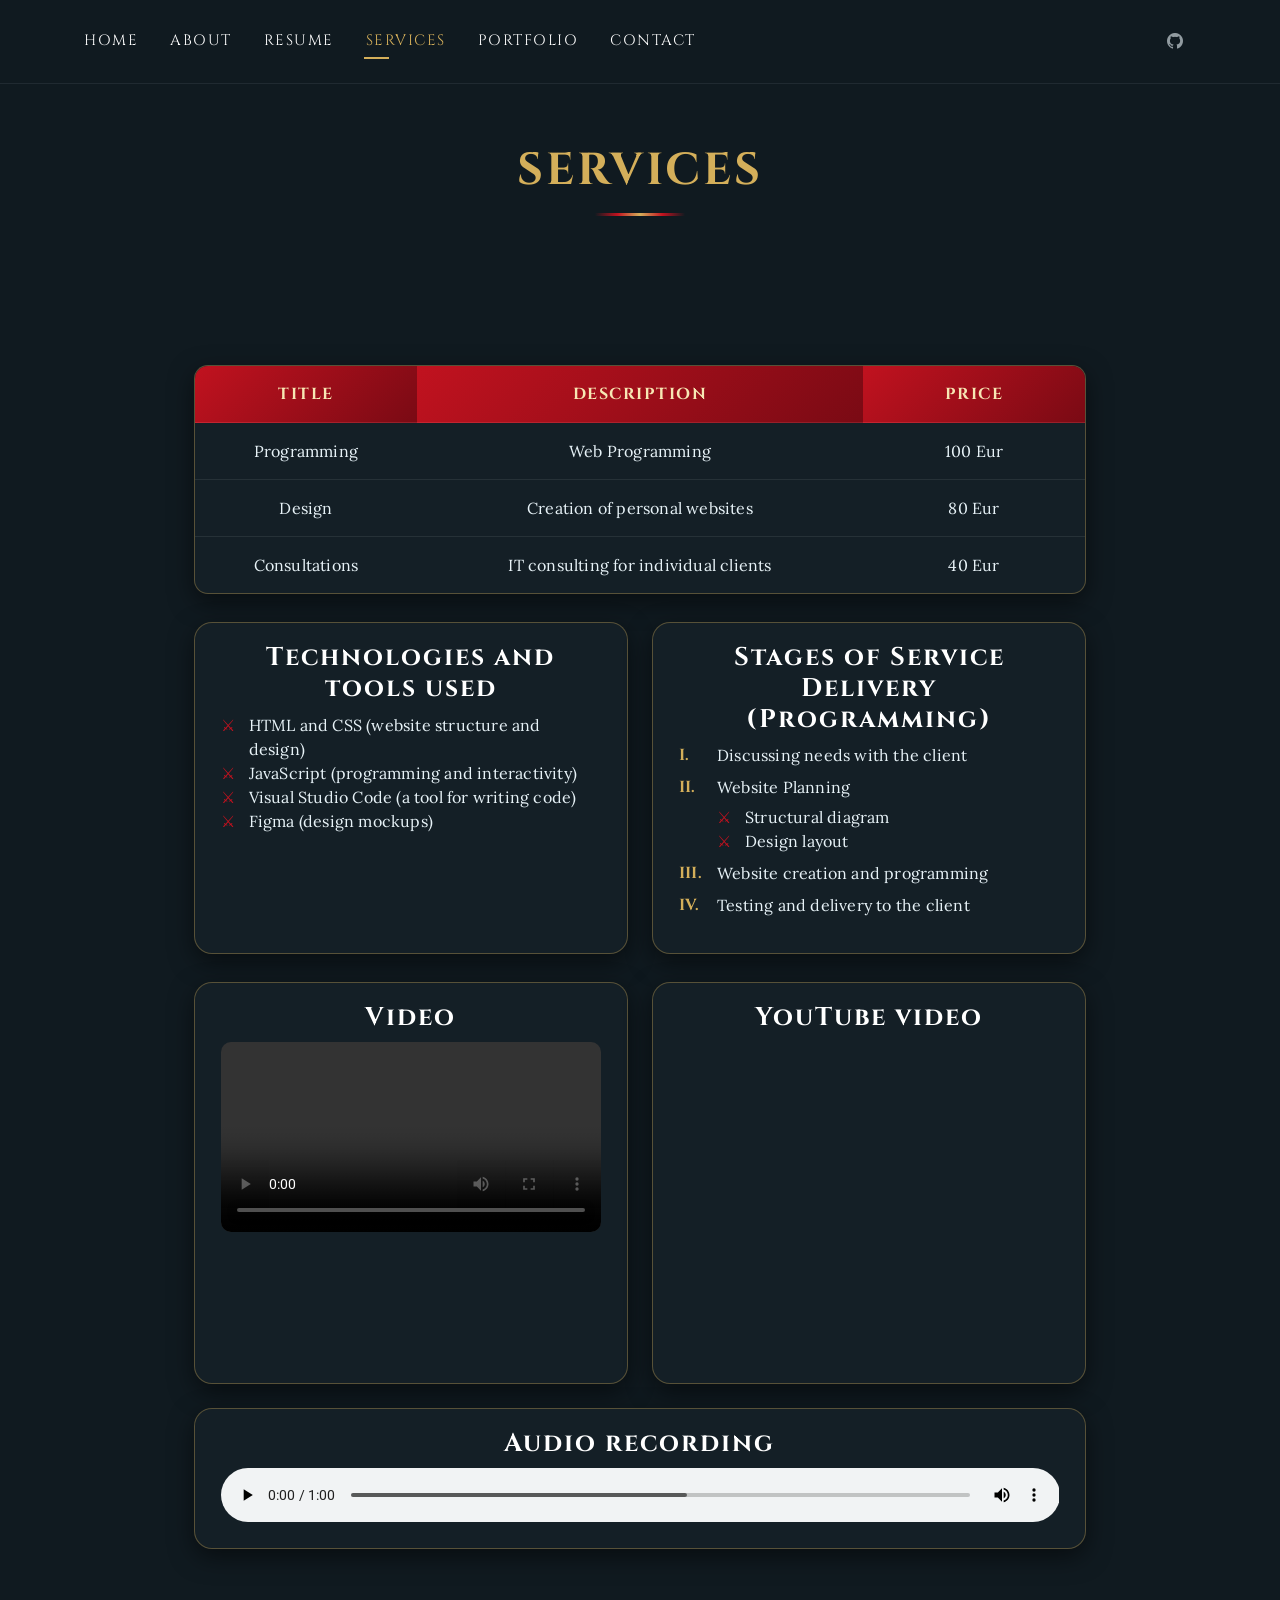
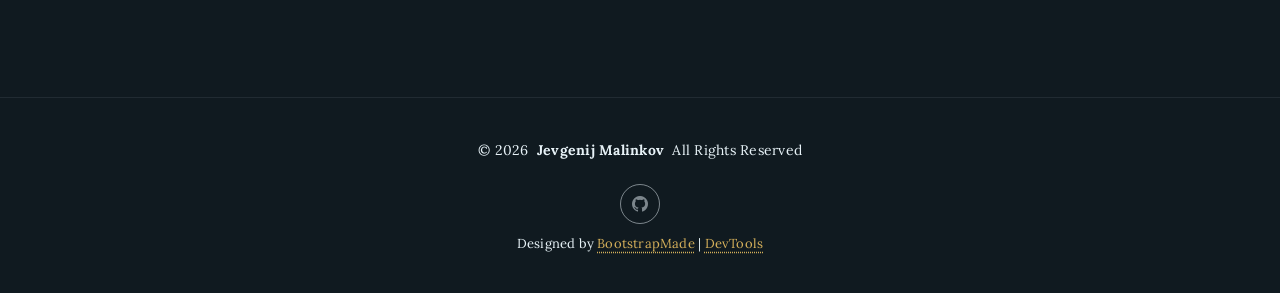
<file: services.html>
<!DOCTYPE html>
<html lang="en">

<head>
  <meta charset="utf-8">
  <meta content="width=device-width, initial-scale=1.0" name="viewport">
  <title>Services – Jevgenij Malinkov</title>
  <meta name="description" content="Web programming, website design and IT consulting services offered by Jevgenij Malinkov.">
  <meta name="keywords" content="Jevgenij Malinkov, information systems engineering, Vilnius Tech, web development, C++, MATLAB, portfolio">

  <!-- Favicons -->
  <link href="assets/img/knight-j-2-solid.svg" rel="icon" type="image/svg+xml">
  <link href="assets/img/apple-touch-icon.png" rel="apple-touch-icon">

  <!-- Fonts -->
  <link href="https://fonts.googleapis.com" rel="preconnect">
  <link href="https://fonts.gstatic.com" rel="preconnect" crossorigin>
  <link href="https://fonts.googleapis.com/css2?family=Roboto:ital,wght@0,100;0,300;0,400;0,500;0,700;0,900;1,100;1,300;1,400;1,500;1,700;1,900&family=Poppins:ital,wght@0,100;0,200;0,300;0,400;0,500;0,600;0,700;0,800;0,900;1,100;1,200;1,300;1,400;1,500;1,600;1,700;1,800;1,900&family=Raleway:ital,wght@0,100;0,200;0,300;0,400;0,500;0,600;0,700;0,800;0,900;1,100;1,200;1,300;1,400;1,500;1,600;1,700;1,800;1,900&display=swap" rel="stylesheet">

  <!-- Vendor CSS Files -->
  <link href="assets/vendor/bootstrap/css/bootstrap.min.css" rel="stylesheet">
  <link href="assets/vendor/bootstrap-icons/bootstrap-icons.css" rel="stylesheet">
  <link href="assets/vendor/aos/aos.css" rel="stylesheet">
  <link href="assets/vendor/swiper/swiper-bundle.min.css" rel="stylesheet">
  <link href="assets/vendor/glightbox/css/glightbox.min.css" rel="stylesheet">

  <!-- Main CSS File -->
  <link href="assets/css/main.css" rel="stylesheet">
  <link href="assets/css/custom.css" rel="stylesheet">

  <!-- =======================================================
  * Template Name: FolioOne
  * Template URL: https://bootstrapmade.com/folioone-bootstrap-portfolio-website-template/
  * Updated: Aug 23 2025 with Bootstrap v5.3.7
  * Author: BootstrapMade.com
  * License: https://bootstrapmade.com/license/
  ======================================================== -->
</head>

<body class="services-page">

  <header id="header" class="header d-flex align-items-center light-background sticky-top">
    <div class="container position-relative d-flex align-items-center justify-content-between">

      <nav id="navmenu" class="navmenu">
        <ul>
          <li><a href="index.html">Home</a></li>
          <li><a href="about.html">About</a></li>
          <li><a href="resume.html">Resume</a></li>
          <li><a href="services.html" class="active">Services</a></li>
          <li><a href="portfolio.html">Portfolio</a></li>
          <li><a href="contact.html">Contact</a></li>
        </ul>
        <i class="mobile-nav-toggle d-xl-none bi bi-list"></i>
      </nav>

      <div class="header-social-links">
        <a href="https://github.com/evgenijmalinkov5-glitch" class="github" target="_blank" rel="noopener" aria-label="GitHub profile"><i class="bi bi-github"></i></a>
      </div>

    </div>
  </header>

  <main class="main">

    <!-- Services Section -->
    <section id="services" class="services section">

      <!-- Section Title -->
      <div class="container section-title" data-aos="fade-up">
        <h2>Services</h2>
      </div><!-- End Section Title -->

      <div class="container" data-aos="fade-up" data-aos-delay="100">

        <div class="row justify-content-center g-5">

         <section id="paslaugos">

  <table>
    <thead>
      <tr>
        <th>Title</th>
        <th>Description</th>
        <th>Price</th>
      </tr>
    </thead>
    <tbody>
      <tr>
        <td>Programming</td>
        <td>Web Programming</td>
        <td>100 Eur</td>
      </tr>
      <tr>
        <td>Design</td>
        <td>Creation of personal websites</td>
        <td>80 Eur</td>
      </tr>
      <tr>
        <td>Consultations</td>
        <td>IT consulting for individual clients</td>
        <td>40 Eur</td>
      </tr>
    </tbody>
  </table>

  <div class="sarasai">
    <div class="dezute">
      <h3>Technologies and tools used</h3>
      <ul>
        <li>HTML and CSS (website structure and design)</li>
        <li>JavaScript (programming and interactivity)</li>
        <li>Visual Studio Code (a tool for writing code)</li>
        <li>Figma (design mockups)</li>
      </ul>
    </div>

    <div class="dezute">
      <h3>Stages of Service Delivery (Programming)</h3>
      <ol>
        <li>Discussing needs with the client</li>
        <li>
          Website Planning
          <ul>
            <li>Structural diagram</li>
            <li>Design layout</li>
          </ul>
        </li>
        <li>Website creation and programming</li>
        <li>Testing and delivery to the client</li>
      </ol>
    </div>
  </div>

  <div class="media">
    <div class="dezute">
      <h3>Video</h3>
      <video controls preload="metadata" width="100%">
        <source src="assets/media/video/7534244-hd_1920_1080_25fps.mp4" type="video/mp4">
        Your browser does not support the video element.
      </video>
    </div>

    <div class="dezute">
      <h3>YouTube video</h3>
      <iframe
        width="100%"
        height="315"
        src="https://www.youtube.com/embed/BoUVIhtqjAw"
        title="YouTube video player"
        loading="lazy"
        allow="accelerometer; autoplay; clipboard-write; encrypted-media; gyroscope; picture-in-picture"
        allowfullscreen>
      </iframe>
    </div>

    <div class="dezute">
      <h3>Audio recording</h3>
      <audio controls preload="metadata">
        <source src="assets/media/music/spinopel-quartz-clock-ticking-one-minute-253102.mp3" type="audio/mpeg">
        Your browser does not support the audio element.
      </audio>
    </div>
  </div>
</section>

        </div>

      </div>

    </section><!-- /Services Section -->

  </main>

  <footer id="footer" class="footer">

    <div class="container">
      <div class="copyright text-center ">
        <p>© <span>2026</span> <strong class="px-1 sitename">Jevgenij Malinkov</strong> <span>All Rights Reserved<br></span></p>
      </div>
      <div class="social-links d-flex justify-content-center">
        <a href="https://github.com/evgenijmalinkov5-glitch" target="_blank" rel="noopener" aria-label="GitHub profile"><i class="bi bi-github"></i></a>
      </div>
      <div class="credits">
        <!-- All the links in the footer should remain intact. -->
        <!-- You can delete the links only if you've purchased the pro version. -->
        <!-- Licensing information: https://bootstrapmade.com/license/ -->
        <!-- Purchase the pro version with working PHP/AJAX contact form: [buy-url] -->
        Designed by <a href="https://bootstrapmade.com/">BootstrapMade</a> | <a href="https://bootstrapmade.com/tools/">DevTools</a>
      </div>
    </div>

  </footer>

  <!-- Scroll Top -->
  <a href="#" id="scroll-top" class="scroll-top d-flex align-items-center justify-content-center" aria-label="Back to top"><i class="bi bi-arrow-up-short"></i></a>

  <!-- Preloader -->
  <div id="preloader"></div>

  <!-- Vendor JS Files -->
  <script src="assets/vendor/bootstrap/js/bootstrap.bundle.min.js"></script>
  <script src="assets/vendor/php-email-form/validate.js"></script>
  <script src="assets/vendor/aos/aos.js"></script>
  <script src="assets/vendor/typed.js/typed.umd.js"></script>
  <script src="assets/vendor/waypoints/noframework.waypoints.js"></script>
  <script src="assets/vendor/purecounter/purecounter_vanilla.js"></script>
  <script src="assets/vendor/swiper/swiper-bundle.min.js"></script>
  <script src="assets/vendor/imagesloaded/imagesloaded.pkgd.min.js"></script>
  <script src="assets/vendor/isotope-layout/isotope.pkgd.min.js"></script>
  <script src="assets/vendor/glightbox/js/glightbox.min.js"></script>

  <!-- Main JS File -->
  <script src="assets/js/main.js"></script>

</body>

</html>
</file>
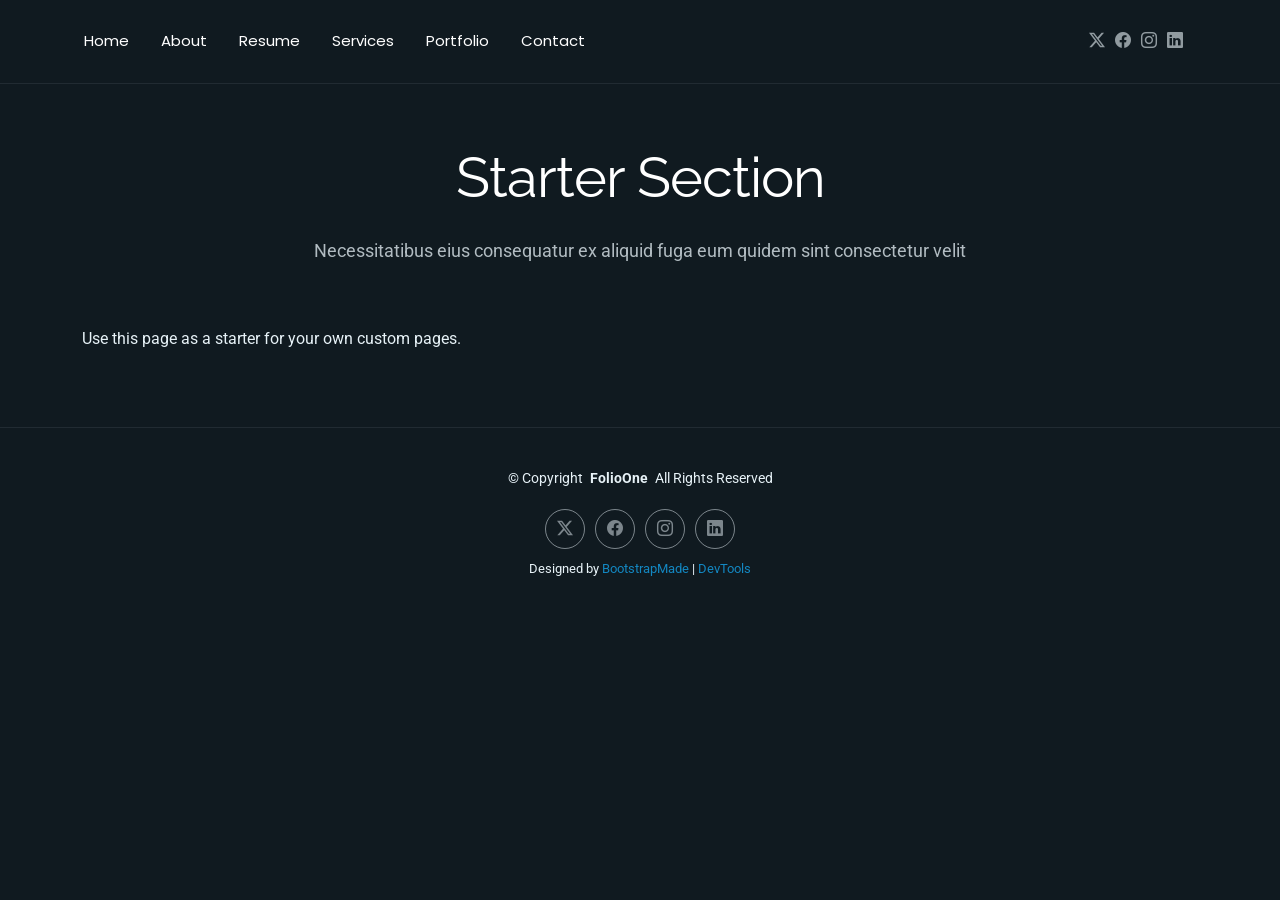
<file: starter-page.html>
<!DOCTYPE html>
<html lang="en">

<head>
  <meta charset="utf-8">
  <meta content="width=device-width, initial-scale=1.0" name="viewport">
  <title>Starter Page - FolioOne Bootstrap Template</title>
  <meta name="description" content="">
  <meta name="keywords" content="">

  <!-- Favicons -->
  <link href="assets/img/favicon.png" rel="icon">
  <link href="assets/img/apple-touch-icon.png" rel="apple-touch-icon">

  <!-- Fonts -->
  <link href="https://fonts.googleapis.com" rel="preconnect">
  <link href="https://fonts.gstatic.com" rel="preconnect" crossorigin>
  <link href="https://fonts.googleapis.com/css2?family=Roboto:ital,wght@0,100;0,300;0,400;0,500;0,700;0,900;1,100;1,300;1,400;1,500;1,700;1,900&family=Poppins:ital,wght@0,100;0,200;0,300;0,400;0,500;0,600;0,700;0,800;0,900;1,100;1,200;1,300;1,400;1,500;1,600;1,700;1,800;1,900&family=Raleway:ital,wght@0,100;0,200;0,300;0,400;0,500;0,600;0,700;0,800;0,900;1,100;1,200;1,300;1,400;1,500;1,600;1,700;1,800;1,900&display=swap" rel="stylesheet">

  <!-- Vendor CSS Files -->
  <link href="assets/vendor/bootstrap/css/bootstrap.min.css" rel="stylesheet">
  <link href="assets/vendor/bootstrap-icons/bootstrap-icons.css" rel="stylesheet">
  <link href="assets/vendor/aos/aos.css" rel="stylesheet">
  <link href="assets/vendor/swiper/swiper-bundle.min.css" rel="stylesheet">
  <link href="assets/vendor/glightbox/css/glightbox.min.css" rel="stylesheet">

  <!-- Main CSS File -->
  <link href="assets/css/main.css" rel="stylesheet">

  <!-- =======================================================
  * Template Name: FolioOne
  * Template URL: https://bootstrapmade.com/folioone-bootstrap-portfolio-website-template/
  * Updated: Aug 23 2025 with Bootstrap v5.3.7
  * Author: BootstrapMade.com
  * License: https://bootstrapmade.com/license/
  ======================================================== -->
</head>

<body class="starter-page-page">

  <header id="header" class="header d-flex align-items-center light-background sticky-top">
    <div class="container position-relative d-flex align-items-center justify-content-between">

      <!-- <a href="index.html" class="logo d-flex align-items-center me-auto me-xl-0">
      <img src="assets/img/logo.webp" alt="">
      <h1 class="sitename">FolioOne</h1> 
    </a> -->

      <nav id="navmenu" class="navmenu">
        <ul>
          <li><a href="index.html">Home</a></li>
          <li><a href="about.html">About</a></li>
          <li><a href="resume.html">Resume</a></li>
          <li><a href="services.html">Services</a></li>
          <li><a href="portfolio.html">Portfolio</a></li>
          <li><a href="contact.html">Contact</a></li>
        </ul>
        <i class="mobile-nav-toggle d-xl-none bi bi-list"></i>
      </nav>

      <div class="header-social-links">
        <a href="#" class="twitter"><i class="bi bi-twitter-x"></i></a>
        <a href="#" class="facebook"><i class="bi bi-facebook"></i></a>
        <a href="#" class="instagram"><i class="bi bi-instagram"></i></a>
        <a href="#" class="linkedin"><i class="bi bi-linkedin"></i></a>
      </div>

    </div>
  </header>

  <main class="main">

    <!-- Starter Section Section -->
    <section id="starter-section" class="starter-section section">

      <!-- Section Title -->
      <div class="container section-title" data-aos="fade-up">
        <h2>Starter Section</h2>
        <p>Necessitatibus eius consequatur ex aliquid fuga eum quidem sint consectetur velit</p>
      </div><!-- End Section Title -->

      <div class="container" data-aos="fade-up">
        <p>Use this page as a starter for your own custom pages.</p>
      </div>

    </section><!-- /Starter Section Section -->

  </main>

  <footer id="footer" class="footer">

    <div class="container">
      <div class="copyright text-center ">
        <p>© <span>Copyright</span> <strong class="px-1 sitename">FolioOne</strong> <span>All Rights Reserved<br></span></p>
      </div>
      <div class="social-links d-flex justify-content-center">
        <a href=""><i class="bi bi-twitter-x"></i></a>
        <a href=""><i class="bi bi-facebook"></i></a>
        <a href=""><i class="bi bi-instagram"></i></a>
        <a href=""><i class="bi bi-linkedin"></i></a>
      </div>
      <div class="credits">
        <!-- All the links in the footer should remain intact. -->
        <!-- You can delete the links only if you've purchased the pro version. -->
        <!-- Licensing information: https://bootstrapmade.com/license/ -->
        <!-- Purchase the pro version with working PHP/AJAX contact form: [buy-url] -->
        Designed by <a href="https://bootstrapmade.com/">BootstrapMade</a> | <a href="https://bootstrapmade.com/tools/">DevTools</a>
      </div>
    </div>

  </footer>

  <!-- Scroll Top -->
  <a href="#" id="scroll-top" class="scroll-top d-flex align-items-center justify-content-center"><i class="bi bi-arrow-up-short"></i></a>

  <!-- Preloader -->
  <div id="preloader"></div>

  <!-- Vendor JS Files -->
  <script src="assets/vendor/bootstrap/js/bootstrap.bundle.min.js"></script>
  <script src="assets/vendor/php-email-form/validate.js"></script>
  <script src="assets/vendor/aos/aos.js"></script>
  <script src="assets/vendor/typed.js/typed.umd.js"></script>
  <script src="assets/vendor/waypoints/noframework.waypoints.js"></script>
  <script src="assets/vendor/purecounter/purecounter_vanilla.js"></script>
  <script src="assets/vendor/swiper/swiper-bundle.min.js"></script>
  <script src="assets/vendor/imagesloaded/imagesloaded.pkgd.min.js"></script>
  <script src="assets/vendor/isotope-layout/isotope.pkgd.min.js"></script>
  <script src="assets/vendor/glightbox/js/glightbox.min.js"></script>

  <!-- Main JS File -->
  <script src="assets/js/main.js"></script>

</body>

</html>
</file>
<file: assets/css/custom.css>
/* =====================================================
   custom.css – CV svetainės stiliaus pakeitimai
   Įkeliamas PO main.css (žr. <head> kiekviename puslapyje),
   todėl perrašo pradinį FolioOne šablono stilių.
   Tema: raudona + auksinė, „riterių“ stilius.
   ===================================================== */

@import url('https://fonts.googleapis.com/css2?family=Cinzel:wght@400;500;600;700;900&family=Lora:ital,wght@0,400;0,500;0,600;1,400&display=swap');

/* -----------------------------------------------------
   Spalvų ir šriftų kintamieji (šablonas juos naudoja visur)
   ----------------------------------------------------- */
:root {
  --default-font: "Lora", Georgia, "Times New Roman", serif;
  --heading-font: "Cinzel", "Times New Roman", serif;
  --nav-font: "Cinzel", "Times New Roman", serif;

  --accent-color: #e5485b;          /* raudona (kontrastas su fonu 4.5:1) */
  --nav-hover-color: #d4af5a;
  --nav-dropdown-hover-color: #d4af5a;

  --red: #c1121f;
  --red-dark: #7a0a14;
  --gold: #d4af5a;
  --gold-light: #f7e7b4;
  --gold-line: rgba(212, 175, 90, 0.35);
}

/* =====================================================
   2. TIPOGRAFIJA
   ===================================================== */

/* 2a) Svetainės šriftų šeima (per kintamuosius aukščiau) */
body {
  font-family: var(--default-font);
  letter-spacing: 0.2px;
}

/* 2b) Antraštės <h1>–<h6>: skirtingi dydžiai, storiai, spalvos.
   Šablonas dydžius nurodo per konkrečius selektorius, todėl jie išvardyti čia. */
h1,
.hero .hero-content h1 {
  font-size: 3.4rem;
  font-weight: 900;
  letter-spacing: 3px;
  text-transform: uppercase;
  line-height: 1.15;
  color: var(--gold-light);
}

h2,
.section-title h2,
.hero .hero-content h2 {
  font-size: 2.6rem;
  font-weight: 700;
  letter-spacing: 3px;
  text-transform: uppercase;
  color: var(--gold);
}

h3,
.resume .resume-item .resume-title,
.skills .skill-box h3,
.contact .info-box h3,
.contact .contact-form h3,
#paslaugos .dezute h3 {
  font-size: 1.6rem;
  font-weight: 700;
  letter-spacing: 2px;
  color: #ffffff;
}

h4,
.resume .resume-item article h4,
.resume .skill-item h4,
.portfolio .portfolio-card .portfolio-info h4,
.contact .info-item .content h4 {
  font-size: 1.2rem;
  font-weight: 600;
  letter-spacing: 1.2px;
  color: var(--gold-light);
}

h5,
.resume .resume-item article h5 {
  font-size: 0.95rem;
  font-weight: 500;
  letter-spacing: 1px;
  font-style: italic;
  color: var(--gold);
}

h6 {
  font-size: 0.85rem;
  font-weight: 500;
  letter-spacing: 2px;
  text-transform: uppercase;
  color: #b8b8b8;
}

/* Skyrių pavadinimai (About, Resume, ...) – centruotas ornamentas po antrašte */
.section-title h2 {
  font-size: 2.8rem;
  margin-bottom: 1.8rem;
  position: relative;
  padding-bottom: 1.2rem;
}
.section-title h2::after {
  content: "";
  position: absolute;
  left: 50%;
  bottom: 0;
  width: 90px;
  height: 3px;
  transform: translateX(-50%);
  background: linear-gradient(90deg, transparent, var(--red), var(--gold), var(--red), transparent);
}

/* Hero antraštė ir pogrindinė antraštė */
.hero .hero-content h2 {
  font-size: 1.45rem;
  font-weight: 600;
  letter-spacing: 2px;
  color: var(--gold);
}
.about .intro-content .headline {
  font-size: clamp(26px, 3.6vw, 40px);
  font-weight: 600;
  letter-spacing: 1px;
  text-transform: none;
  color: var(--gold-light);
}

@media (max-width: 768px) {
  h1,
  .hero .hero-content h1 { font-size: 2.3rem; letter-spacing: 2px; }
  .section-title h2 { font-size: 2rem; letter-spacing: 2px; }
  .hero .hero-content h2 { font-size: 1.15rem; }
}

/* 2c) Pastraipos */
p {
  line-height: 1.85;
  letter-spacing: 0.25px;
}
.about .intro-content .lead,
.hero .hero-content p,
.resume .resume-item article p,
.skills .skill-box p {
  font-style: normal;
  color: #d9d4c7;                      /* šiltas pergamento atspalvis */
}
.resume .resume-item article p.institution,
.resume .resume-item article p.company {
  font-style: italic;
  border-left: 3px solid var(--red);
  padding-left: 12px;
}
/* Pirmoji „iniciala“ pagrindinėje pastraipoje */
.about .intro-content .lead::first-letter {
  font-family: var(--heading-font);
  font-size: 3.2rem;
  font-weight: 700;
  float: left;
  line-height: 0.9;
  padding: 6px 10px 0 0;
  color: var(--gold);
}

/* 2d) Sąrašai (tik turinio sąrašai; naršymo meniu ir filtrai nekeičiami) */
.resume .resume-item article ul,
#paslaugos ul {
  list-style: none;
  padding-left: 0;
}
.resume .resume-item article ul li,
#paslaugos ul li {
  position: relative;
  padding-left: 28px;
}
.resume .resume-item article ul li::before,
#paslaugos ul li::before {
  content: "\2694\FE0E";                /* ⚔ */
  position: absolute;
  left: 0;
  top: 0;
  color: var(--red);
}
#paslaugos ol {
  list-style: none;
  counter-reset: etapas;
  padding-left: 0;
}
#paslaugos ol > li {
  counter-increment: etapas;
  position: relative;
  padding-left: 38px;
  margin-bottom: 8px;
}
#paslaugos ol > li::before {
  content: counter(etapas, upper-roman) ".";
  position: absolute;
  left: 0;
  font-family: var(--heading-font);
  font-weight: 700;
  color: var(--gold);
}
#paslaugos ol ul { margin-top: 6px; }

/* Naršymo meniu – tik šriftas ir tarpai tarp raidžių */
.navmenu a,
.navmenu a:focus {
  letter-spacing: 1.5px;
  text-transform: uppercase;
}

/* =====================================================
   3. KOMPONENTAI: MYGTUKAI IR NUORODOS
   ===================================================== */

/* 3a) Mygtukai (bendras išvaizdos stilius) */
.btn,
.hero .hero-actions .btn,
.hero .hero-actions .btn.btn-primary,
.hero .hero-actions .btn.btn-outline,
.about .intro-content .cta-group .btn-ghost,
.contact .contact-form .btn {
  font-family: var(--heading-font);
  font-weight: 700;
  font-size: 0.9rem;
  letter-spacing: 1.5px;
  text-transform: uppercase;
  color: var(--gold-light);
  background: linear-gradient(135deg, var(--red), var(--red-dark));
  border: 2px solid var(--gold);
  border-radius: 4px 16px 4px 16px;       /* asimetriški „riterių“ kampai */
  padding: 12px 28px;
  transition: all 0.3s ease;
  cursor: pointer;
}
.hero .hero-actions .btn.btn-outline {
  background: transparent;
  color: var(--gold);
}

/* :hover */
.btn:hover,
.hero .hero-actions .btn:hover,
.hero .hero-actions .btn.btn-primary:hover,
.hero .hero-actions .btn.btn-outline:hover,
.about .intro-content .cta-group .btn-ghost:hover,
.contact .contact-form .btn:hover {
  background: linear-gradient(135deg, var(--gold), #a8812f);
  color: #1a1a1a;
  border-color: var(--gold-light);
  transform: translateY(-3px);
  box-shadow: 0 8px 20px rgba(212, 175, 90, 0.4);
}

/* :active */
.btn:active,
.hero .hero-actions .btn:active,
.hero .hero-actions .btn.btn-primary:active,
.hero .hero-actions .btn.btn-outline:active,
.about .intro-content .cta-group .btn-ghost:active,
.contact .contact-form .btn:active {
  background: var(--red-dark);
  color: #ffffff;
  border-color: var(--red);
  transform: translateY(1px) scale(0.97);
  box-shadow: inset 0 3px 8px rgba(0, 0, 0, 0.6);
}

/* Klaviatūros fokusas (prieinamumas) */
.btn:focus-visible,
.about .intro-content .cta-group .btn-ghost:focus-visible,
a:focus-visible {
  outline: 3px solid var(--gold-light);
  outline-offset: 3px;
}

/* 3b) Nuorodos + :hover, :active */
a {
  color: var(--gold);
}
a:hover {
  color: var(--accent-color);
}
a:active {
  color: var(--gold-light);
  text-shadow: 0 0 8px rgba(247, 231, 180, 0.7);
}
/* Nuorodos tekste ir poraštėje: punktyrinis pabraukimas */
p a,
main li a,
.footer .credits a {
  text-decoration: underline dotted;
  text-underline-offset: 4px;
}
p a:hover,
main li a:hover,
.footer .credits a:hover {
  text-decoration-style: solid;
}
p a:active,
main li a:active,
.footer .credits a:active {
  text-decoration-style: double;
}
.about .intro-content .cta-group .link-underline {
  color: var(--gold);
}
.about .intro-content .cta-group .link-underline:hover {
  color: var(--accent-color);
}

/* =====================================================
   4. ELEMENTŲ IŠDĖSTYMAS
   Apie = About (#about), Patirtis = Resume (#resume),
   Atlikti darbai = Portfolio (#portfolio)
   ===================================================== */

/* 4a) Margin ir Padding skiltims */
#about {
  padding: 100px 0 40px 0;
}
#skills {
  padding: 40px 0 90px 0;
}
#resume {
  padding: 80px 0 100px 0;
}
#portfolio {
  padding: 90px 0 110px 0;
}
.about .intro-content .cta-group {
  margin-top: 40px;
  gap: 32px;
}
.resume .resume-item {
  margin-bottom: 3.5rem;
}
.portfolio .portfolio-filters li {
  margin: 0 8px 12px 8px;
}
.portfolio .portfolio-card .portfolio-info {
  padding: 1.6rem 1.6rem 1.8rem 1.6rem;
}

/* 4b) Turinio blokai: kraštinės, užapvalinimai, šešėliai */
.resume .resume-item,
.skills .skill-box,
.portfolio .portfolio-card,
.contact .info-box,
.contact .contact-form,
#paslaugos .dezute {
  border: 1px solid var(--gold-line);
  border-radius: 18px;
  box-shadow: 0 8px 24px rgba(0, 0, 0, 0.5);
  transition: box-shadow 0.3s ease, transform 0.3s ease;
}
.resume .resume-item {
  background-color: var(--surface-color);
  padding: 2rem 2.2rem;
}
.skills .skill-box:hover,
.portfolio .portfolio-card:hover,
.resume .resume-item:hover {
  transform: translateY(-4px);
  box-shadow: 0 14px 30px rgba(193, 18, 31, 0.35);
}
.portfolio .portfolio-card .portfolio-img img,
.about .profile-figure .profile-photo {
  border-radius: 14px;
}
.about .profile-figure .profile-photo {
  border: 3px solid var(--gold);
  box-shadow: 0 10px 30px rgba(0, 0, 0, 0.55);
}

/* =====================================================
   5. DVIEJŲ KOMPONENTŲ IŠVAIZDA (tik stilius)
   5a) progreso juostos, 5b) mygtukas „į viršų“
   ===================================================== */

/* 5a) Progreso juostos (Skills puslapyje ir Resume skiltyje) */
.skills .skill-box .progress,
.resume .skill-item .progress {
  height: 14px;
  background-color: rgba(255, 255, 255, 0.08);
  border: 1px solid var(--gold-line);
  border-radius: 20px;
  box-shadow: inset 0 2px 4px rgba(0, 0, 0, 0.7);
}
.skills .skill-box .progress .progress-bar,
.resume .skill-item .progress .progress-bar {
  background: linear-gradient(90deg, var(--red-dark), var(--red), var(--gold));
  border-radius: 20px;
  box-shadow: 0 0 10px rgba(193, 18, 31, 0.7);
}
.resume .skill-item .progress .progress-bar::after {
  color: var(--gold-light);
  font-family: var(--heading-font);
}

/* 5b) Mygtukas „į viršų“ – skydo formos */
.scroll-top {
  width: 46px;
  height: 54px;
  background: linear-gradient(160deg, var(--red), var(--red-dark));
  border: 2px solid var(--gold);
  border-radius: 8px 8px 50% 50% / 8px 8px 60% 60%;
  box-shadow: 0 6px 16px rgba(0, 0, 0, 0.55);
}
.scroll-top i {
  color: var(--gold-light);
}
.scroll-top:hover {
  background: var(--gold);
  transform: translateY(-5px);
}
.scroll-top:hover i {
  color: #1a1a1a;
}
.scroll-top:active {
  transform: translateY(0) scale(0.94);
}

/* =====================================================
   Paslaugų puslapis (#paslaugos) – anksčiau buvo <style> bloke HTML faile
   ===================================================== */
#paslaugos {
  text-align: center;
}
#paslaugos table {
  margin: 0 auto;
  width: 80%;
  border-collapse: separate;
  border-spacing: 0;
  border: 1px solid var(--gold-line);
  border-radius: 14px;
  overflow: hidden;
  background: var(--surface-color);
  box-shadow: 0 8px 24px rgba(0, 0, 0, 0.5);
}
#paslaugos th,
#paslaugos td {
  padding: 16px 24px;
  text-align: center;
  vertical-align: middle;
  border-bottom: 1px solid rgba(255, 255, 255, 0.08);
}
#paslaugos tbody tr:last-child td {
  border-bottom: none;
}
#paslaugos th {
  background: linear-gradient(135deg, var(--red), var(--red-dark));
  color: var(--gold-light);
  font-family: var(--heading-font);
  letter-spacing: 1.5px;
  text-transform: uppercase;
}
#paslaugos tbody tr:hover td {
  background: rgba(212, 175, 90, 0.08);
}
#paslaugos th:nth-child(1),
#paslaugos td:nth-child(1) { width: 25%; }
#paslaugos th:nth-child(2),
#paslaugos td:nth-child(2) { width: 50%; }
#paslaugos th:nth-child(3),
#paslaugos td:nth-child(3) { width: 25%; }

#paslaugos .sarasai,
#paslaugos .media {
  display: flex;
  flex-wrap: wrap;
  justify-content: center;
  gap: 24px;
  width: 80%;
  margin: 28px auto;
}
#paslaugos .dezute {
  flex: 1 1 300px;
  padding: 20px 26px;
  background: var(--surface-color);
  text-align: left;
}
#paslaugos .dezute h3 {
  margin-top: 0;
  text-align: center;
}
#paslaugos .media .dezute {
  text-align: center;
}
#paslaugos .media video,
#paslaugos .media iframe {
  border-radius: 10px;
}
#paslaugos .media audio {
  width: 100%;
}

@media (max-width: 768px) {
  #paslaugos table,
  #paslaugos .sarasai,
  #paslaugos .media {
    width: 100%;
  }
  #paslaugos th,
  #paslaugos td {
    padding: 12px 10px;
  }
  .resume .resume-item {
    padding: 1.4rem 1.2rem;
  }
}
</file>
<file: assets/css/main.css>
/**
* Template Name: FolioOne
* Template URL: https://bootstrapmade.com/folioone-bootstrap-portfolio-website-template/
* Updated: Aug 23 2025 with Bootstrap v5.3.7
* Author: BootstrapMade.com
* License: https://bootstrapmade.com/license/
*/

/*--------------------------------------------------------------
# Font & Color Variables
# Help: https://bootstrapmade.com/color-system/
--------------------------------------------------------------*/
/* Fonts */
:root {
  --default-font: "Roboto",  system-ui, -apple-system, "Segoe UI", Roboto, "Helvetica Neue", Arial, "Noto Sans", "Liberation Sans", sans-serif, "Apple Color Emoji", "Segoe UI Emoji", "Segoe UI Symbol", "Noto Color Emoji";
  --heading-font: "Raleway",  sans-serif;
  --nav-font: "Poppins",  sans-serif;
}

/* Global Colors - The following color variables are used throughout the website. Updating them here will change the color scheme of the entire website */
:root { 
  --background-color: #101a20; /* Background color for the entire website, including individual sections */
  --default-color: #e7f2f7; /* Default color used for the majority of the text content across the entire website */
  --heading-color: #ffffff; /* Color for headings, subheadings and title throughout the website */
  --accent-color: #1387c1; /* Accent color that represents your brand on the website. It's used for buttons, links, and other elements that need to stand out */
  --surface-color: #141f26; /* The surface color is used as a background of boxed elements within sections, such as cards, icon boxes, or other elements that require a visual separation from the global background. */
  --contrast-color: #ffffff; /* Contrast color for text, ensuring readability against backgrounds of accent, heading, or default colors. */
}

/* Nav Menu Colors - The following color variables are used specifically for the navigation menu. They are separate from the global colors to allow for more customization options */
:root {
  --nav-color: #ffffff;  /* The default color of the main navmenu links */
  --nav-hover-color: #1387c1; /* Applied to main navmenu links when they are hovered over or active */
  --nav-mobile-background-color: #213642; /* Used as the background color for mobile navigation menu */
  --nav-dropdown-background-color: #051117; /* Used as the background color for dropdown items that appear when hovering over primary navigation items */
  --nav-dropdown-color: #e7f2f7; /* Used for navigation links of the dropdown items in the navigation menu. */
  --nav-dropdown-hover-color: #1387c1; /* Similar to --nav-hover-color, this color is applied to dropdown navigation links when they are hovered over. */
}

/* Color Presets - These classes override global colors when applied to any section or element, providing reuse of the sam color scheme. */

.light-background {
  --background-color: #142027;
  --surface-color: #325264;
}

.dark-background {
  --background-color: #0b1419;
  --default-color: #ffffff;
  --heading-color: #ffffff;
  --surface-color: #252525;
  --contrast-color: #ffffff;
}

/* Smooth scroll */
:root {
  scroll-behavior: smooth;
}

/*--------------------------------------------------------------
# General Styling & Shared Classes
--------------------------------------------------------------*/
body {
  color: var(--default-color);
  background-color: var(--background-color);
  font-family: var(--default-font);
}

a {
  color: var(--accent-color);
  text-decoration: none;
  transition: 0.3s;
}

a:hover {
  color: color-mix(in srgb, var(--accent-color), transparent 25%);
  text-decoration: none;
}

h1,
h2,
h3,
h4,
h5,
h6 {
  color: var(--heading-color);
  font-family: var(--heading-font);
}

/* PHP Email Form Messages
------------------------------*/
.php-email-form .error-message {
  display: none;
  background: #df1529;
  color: #ffffff;
  text-align: left;
  padding: 15px;
  margin-bottom: 24px;
  font-weight: 600;
}

.php-email-form .sent-message {
  display: none;
  color: #ffffff;
  background: #059652;
  text-align: center;
  padding: 15px;
  margin-bottom: 24px;
  font-weight: 600;
}

.php-email-form .loading {
  display: none;
  background: var(--surface-color);
  text-align: center;
  padding: 15px;
  margin-bottom: 24px;
}

.php-email-form .loading:before {
  content: "";
  display: inline-block;
  border-radius: 50%;
  width: 24px;
  height: 24px;
  margin: 0 10px -6px 0;
  border: 3px solid var(--accent-color);
  border-top-color: var(--surface-color);
  animation: php-email-form-loading 1s linear infinite;
}

@keyframes php-email-form-loading {
  0% {
    transform: rotate(0deg);
  }

  100% {
    transform: rotate(360deg);
  }
}

/*--------------------------------------------------------------
# Global Header
--------------------------------------------------------------*/
.header {
  --background-color: rgba(255, 255, 255, 0);
  color: var(--default-color);
  background-color: var(--background-color);
  padding: 15px 0;
  transition: all 0.5s;
  z-index: 997;
  border-bottom: 1px solid color-mix(in srgb, var(--default-color), transparent 92%);
}

.header .logo {
  line-height: 1;
}

.header .logo img {
  max-height: 36px;
  margin-right: 8px;
}

.header .logo h1 {
  font-size: 32px;
  margin: 0;
  font-weight: 400;
  color: var(--heading-color);
}

.header .header-social-links {
  padding-right: 15px;
}

.header .header-social-links a {
  color: color-mix(in srgb, var(--default-color), transparent 40%);
  padding-left: 6px;
  display: inline-block;
  transition: 0.3s;
  font-size: 16px;
}

.header .header-social-links a:hover {
  color: var(--default-color);
}

.header .header-social-links a i {
  line-height: 0px;
}

@media (max-width: 1200px) {
  .header .logo {
    order: 1;
  }

  .header .header-social-links {
    order: 2;
  }

  .header .navmenu {
    order: 3;
  }
}

/* Global Header on Scroll
------------------------------*/
.scrolled .header {
  --background-color: rgba(16, 26, 32, 0.9);
}

/*--------------------------------------------------------------
# Navigation Menu
--------------------------------------------------------------*/
/* Desktop Navigation */
@media (min-width: 1200px) {
  .navmenu {
    padding: 0;
  }

  .navmenu ul {
    margin: 0;
    padding: 0;
    display: flex;
    list-style: none;
    align-items: center;
  }

  .navmenu li {
    position: relative;
  }

  .navmenu>ul>li {
    white-space: nowrap;
    padding: 15px 28px 15px 0;
  }

  .navmenu>ul>li:last-child {
    padding-right: 0;
  }

  .navmenu a,
  .navmenu a:focus {
    color: var(--nav-color);
    font-size: 15px;
    padding: 0 2px;
    font-family: var(--nav-font);
    font-weight: 400;
    display: flex;
    align-items: center;
    justify-content: space-between;
    white-space: nowrap;
    transition: 0.3s;
    position: relative;
  }

  .navmenu a i,
  .navmenu a:focus i {
    font-size: 12px;
    line-height: 0;
    margin-left: 5px;
    transition: 0.3s;
  }

  .navmenu>ul>li>a:before {
    content: "";
    position: absolute;
    height: 2px;
    bottom: -6px;
    left: 0;
    background-color: var(--nav-hover-color);
    visibility: hidden;
    width: 0px;
    transition: all 0.3s ease-in-out 0s;
  }

  .navmenu a:hover:before,
  .navmenu li:hover>a:before,
  .navmenu .active:before {
    visibility: visible;
    width: 25px;
  }

  .navmenu li:hover>a,
  .navmenu .active,
  .navmenu .active:focus {
    color: var(--nav-hover-color);
  }

  .navmenu .dropdown ul {
    margin: 0;
    padding: 10px 0;
    background: var(--nav-dropdown-background-color);
    display: block;
    position: absolute;
    visibility: hidden;
    left: -5px;
    top: 130%;
    opacity: 0;
    transition: 0.3s;
    border-radius: 4px;
    z-index: 99;
    box-shadow: 0px 0px 30px rgba(0, 0, 0, 0.1);
  }

  .navmenu .dropdown ul li {
    min-width: 200px;
  }

  .navmenu .dropdown ul a {
    padding: 10px 20px;
    font-size: 15px;
    text-transform: none;
    color: var(--nav-dropdown-color);
  }

  .navmenu .dropdown ul a i {
    font-size: 12px;
  }

  .navmenu .dropdown ul a:hover,
  .navmenu .dropdown ul .active:hover,
  .navmenu .dropdown ul li:hover>a {
    color: var(--nav-dropdown-hover-color);
  }

  .navmenu .dropdown:hover>ul {
    opacity: 1;
    top: 100%;
    visibility: visible;
  }

  .navmenu .dropdown .dropdown ul {
    top: 0;
    left: -90%;
    visibility: hidden;
  }

  .navmenu .dropdown .dropdown:hover>ul {
    opacity: 1;
    top: 0;
    left: -100%;
    visibility: visible;
  }
}

/* Mobile Navigation */
@media (max-width: 1199px) {
  .mobile-nav-toggle {
    color: var(--nav-color);
    font-size: 28px;
    line-height: 0;
    margin-right: 10px;
    cursor: pointer;
    transition: color 0.3s;
  }

  .navmenu {
    padding: 0;
    z-index: 9997;
  }

  .navmenu ul {
    display: none;
    list-style: none;
    position: absolute;
    inset: 60px 20px 20px 20px;
    padding: 10px 0;
    margin: 0;
    border-radius: 6px;
    background-color: var(--nav-mobile-background-color);
    border: 1px solid color-mix(in srgb, var(--default-color), transparent 90%);
    box-shadow: none;
    overflow-y: auto;
    transition: 0.3s;
    z-index: 9998;
  }

  .navmenu a,
  .navmenu a:focus {
    color: var(--nav-dropdown-color);
    padding: 10px 20px;
    font-family: var(--nav-font);
    font-size: 17px;
    font-weight: 500;
    display: flex;
    align-items: center;
    justify-content: space-between;
    white-space: nowrap;
    transition: 0.3s;
  }

  .navmenu a i,
  .navmenu a:focus i {
    font-size: 12px;
    line-height: 0;
    margin-left: 5px;
    width: 30px;
    height: 30px;
    display: flex;
    align-items: center;
    justify-content: center;
    border-radius: 50%;
    transition: 0.3s;
    background-color: color-mix(in srgb, var(--accent-color), transparent 90%);
  }

  .navmenu a i:hover,
  .navmenu a:focus i:hover {
    background-color: var(--accent-color);
    color: var(--contrast-color);
  }

  .navmenu a:hover,
  .navmenu .active,
  .navmenu .active:focus {
    color: var(--nav-dropdown-hover-color);
  }

  .navmenu .active i,
  .navmenu .active:focus i {
    background-color: var(--accent-color);
    color: var(--contrast-color);
    transform: rotate(180deg);
  }

  .navmenu .dropdown ul {
    position: static;
    display: none;
    z-index: 99;
    padding: 10px 0;
    margin: 10px 20px;
    background-color: var(--nav-dropdown-background-color);
    transition: all 0.5s ease-in-out;
  }

  .navmenu .dropdown ul ul {
    background-color: rgba(33, 37, 41, 0.1);
  }

  .navmenu .dropdown>.dropdown-active {
    display: block;
    background-color: rgba(33, 37, 41, 0.03);
  }

  .mobile-nav-active {
    overflow: hidden;
  }

  .mobile-nav-active .mobile-nav-toggle {
    color: #fff;
    position: absolute;
    font-size: 32px;
    top: 15px;
    right: 15px;
    margin-right: 0;
    z-index: 9999;
  }

  .mobile-nav-active .navmenu {
    position: fixed;
    overflow: hidden;
    inset: 0;
    background: rgba(33, 37, 41, 0.8);
    transition: 0.3s;
  }

  .mobile-nav-active .navmenu>ul {
    display: block;
  }
}

/*--------------------------------------------------------------
# Global Footer
--------------------------------------------------------------*/
.footer {
  color: var(--default-color);
  background-color: var(--background-color);
  font-size: 14px;
  padding: 40px 0;
  position: relative;
  border-top: 1px solid color-mix(in srgb, var(--default-color), transparent 92%);
}

.footer .copyright p {
  margin-bottom: 0;
}

.footer .social-links {
  margin-top: 20px;
}

.footer .social-links a {
  display: flex;
  align-items: center;
  justify-content: center;
  width: 40px;
  height: 40px;
  border-radius: 50%;
  border: 1px solid color-mix(in srgb, var(--default-color), transparent 50%);
  font-size: 16px;
  color: color-mix(in srgb, var(--default-color), transparent 50%);
  margin: 0 5px;
  transition: 0.3s;
}

.footer .social-links a:hover {
  color: var(--accent-color);
  border-color: var(--accent-color);
}

.footer .credits {
  margin-top: 10px;
  font-size: 13px;
  text-align: center;
}

/*--------------------------------------------------------------
# Preloader
--------------------------------------------------------------*/
#preloader {
  position: fixed;
  inset: 0;
  z-index: 9999;
  overflow: hidden;
  background-color: var(--background-color);
  transition: all 0.6s ease-out;
  width: 100%;
  height: 100vh;
}

#preloader:before,
#preloader:after {
  content: "";
  position: absolute;
  border: 4px solid var(--accent-color);
  border-radius: 50%;
  animation: animate-preloader 2s cubic-bezier(0, 0.2, 0.8, 1) infinite;
}

#preloader:after {
  animation-delay: -0.5s;
}

@keyframes animate-preloader {
  0% {
    width: 10px;
    height: 10px;
    top: calc(50% - 5px);
    left: calc(50% - 5px);
    opacity: 1;
  }

  100% {
    width: 72px;
    height: 72px;
    top: calc(50% - 36px);
    left: calc(50% - 36px);
    opacity: 0;
  }
}

/*--------------------------------------------------------------
# Scroll Top Button
--------------------------------------------------------------*/
.scroll-top {
  position: fixed;
  visibility: hidden;
  opacity: 0;
  right: 15px;
  bottom: -15px;
  z-index: 99999;
  background-color: var(--accent-color);
  width: 44px;
  height: 44px;
  border-radius: 50px;
  transition: all 0.4s;
}

.scroll-top i {
  font-size: 24px;
  color: var(--contrast-color);
  line-height: 0;
}

.scroll-top:hover {
  background-color: color-mix(in srgb, var(--accent-color), transparent 20%);
  color: var(--contrast-color);
}

.scroll-top.active {
  visibility: visible;
  opacity: 1;
  bottom: 15px;
}

/*--------------------------------------------------------------
# Disable aos animation delay on mobile devices
--------------------------------------------------------------*/
@media screen and (max-width: 768px) {
  [data-aos-delay] {
    transition-delay: 0 !important;
  }
}

/*--------------------------------------------------------------
# Global Page Titles & Breadcrumbs
--------------------------------------------------------------*/
.page-title {
  color: var(--default-color);
  background-color: var(--background-color);
  position: relative;
}

.page-title .heading {
  padding: 80px 0;
  border-top: 1px solid color-mix(in srgb, var(--default-color), transparent 90%);
}

.page-title .heading h1 {
  font-size: 38px;
  font-weight: 700;
}

.page-title nav {
  background-color: color-mix(in srgb, var(--default-color), transparent 96%);
  padding: 20px 0;
}

.page-title nav ol {
  display: flex;
  flex-wrap: wrap;
  list-style: none;
  padding: 0;
  margin: 0;
  font-size: 16px;
  font-weight: 400;
}

.page-title nav ol li+li {
  padding-left: 10px;
}

.page-title nav ol li+li::before {
  content: "/";
  display: inline-block;
  padding-right: 10px;
  color: color-mix(in srgb, var(--default-color), transparent 70%);
}

/*--------------------------------------------------------------
# Global Sections
--------------------------------------------------------------*/
section,
.section {
  color: var(--default-color);
  background-color: var(--background-color);
  padding: 60px 0;
  scroll-margin-top: 100px;
  overflow: clip;
}

@media (max-width: 1199px) {

  section,
  .section {
    scroll-margin-top: 66px;
  }
}

/*--------------------------------------------------------------
# Global Section Titles
--------------------------------------------------------------*/
.section-title {
  text-align: center;
  padding-bottom: 60px;
  position: relative;
}

.section-title h2 {
  font-size: 3.5rem;
  font-weight: 400;
  line-height: 1.2;
  color: var(--heading-color);
  margin-bottom: 1.5rem;
  letter-spacing: -1px;
}

@media (max-width: 768px) {
  .section-title h2 {
    font-size: 2.5rem;
  }
}

.section-title p {
  font-size: 1.125rem;
  line-height: 1.8;
  color: color-mix(in srgb, var(--default-color), transparent 25%);
  max-width: 900px;
  margin: 0 auto;
  text-wrap: balance;
}

/*--------------------------------------------------------------
# Hero Section
--------------------------------------------------------------*/
.hero {
  padding: 80px 0;
  min-height: 100vh;
  display: flex;
  align-items: center;
}

.hero .hero-content h1 {
  font-size: 3.5rem;
  font-weight: 700;
  margin-bottom: 1rem;
  line-height: 1.2;
}

.hero .hero-content h1 .highlight {
  color: var(--accent-color);
  position: relative;
}

.hero .hero-content h1 .highlight::after {
  content: "";
  position: absolute;
  bottom: 0;
  left: 0;
  width: 100%;
  height: 3px;
  background: linear-gradient(90deg, var(--accent-color), color-mix(in srgb, var(--accent-color), transparent 50%));
  border-radius: 2px;
}

@media (max-width: 768px) {
  .hero .hero-content h1 {
    font-size: 2.5rem;
  }
}

.hero .hero-content h2 {
  font-size: 1.5rem;
  font-weight: 400;
  margin-bottom: 2rem;
  color: color-mix(in srgb, var(--default-color), transparent 20%);
}

.hero .hero-content h2 .typed {
  color: var(--accent-color);
  font-weight: 600;
}

@media (max-width: 768px) {
  .hero .hero-content h2 {
    font-size: 1.25rem;
  }
}

.hero .hero-content p {
  font-size: 1.1rem;
  line-height: 1.6;
  margin-bottom: 2.5rem;
  color: color-mix(in srgb, var(--default-color), transparent 30%);
}

.hero .hero-actions {
  display: flex;
  gap: 1rem;
  margin-bottom: 3rem;
}

.hero .hero-actions .btn {
  padding: 12px 30px;
  border-radius: 50px;
  font-weight: 600;
  text-decoration: none;
  transition: all 0.3s ease;
  border: 2px solid;
}

.hero .hero-actions .btn.btn-primary {
  background: var(--accent-color);
  color: var(--contrast-color);
  border-color: var(--accent-color);
}

.hero .hero-actions .btn.btn-primary:hover {
  background: color-mix(in srgb, var(--accent-color), black 15%);
  border-color: color-mix(in srgb, var(--accent-color), black 15%);
  transform: translateY(-2px);
}

.hero .hero-actions .btn.btn-outline {
  background: transparent;
  color: var(--accent-color);
  border-color: var(--accent-color);
}

.hero .hero-actions .btn.btn-outline:hover {
  transform: translateY(-2px);
}

@media (max-width: 576px) {
  .hero .hero-actions {
    flex-direction: column;
  }

  .hero .hero-actions .btn {
    text-align: center;
  }
}

.hero .social-links {
  display: flex;
  gap: 1rem;
}

.hero .social-links a {
  width: 45px;
  height: 45px;
  background: var(--surface-color);
  border-radius: 50%;
  display: flex;
  align-items: center;
  justify-content: center;
  color: var(--default-color);
  font-size: 1.2rem;
  transition: all 0.3s ease;
}

.hero .social-links a:hover {
  background: var(--accent-color);
  color: var(--contrast-color);
  transform: translateY(-3px);
  box-shadow: 0 8px 25px color-mix(in srgb, var(--accent-color), transparent 70%);
}

.hero .hero-image {
  position: relative;
}

.hero .hero-image .image-wrapper {
  position: relative;
  max-width: 450px;
  margin: 0 auto;
}

.hero .hero-image .image-wrapper img {
  border-radius: 20px;
  box-shadow: 0 5px 15px color-mix(in srgb, var(--default-color), transparent 95%);
  transition: transform 0.3s ease;
}

.hero .hero-image .image-wrapper img:hover {
  transform: scale(1.02);
}

.hero .hero-image .floating-elements {
  position: absolute;
  top: 0;
  left: 0;
  right: 0;
  bottom: 0;
  pointer-events: none;
}

.hero .hero-image .floating-elements .floating-card {
  position: absolute;
  background: var(--surface-color);
  padding: 15px 20px;
  border-radius: 15px;
  box-shadow: 0 10px 30px color-mix(in srgb, var(--default-color), transparent 90%);
  display: flex;
  align-items: center;
  gap: 10px;
  font-weight: 600;
  animation: float 3s ease-in-out infinite;
}

.hero .hero-image .floating-elements .floating-card i {
  font-size: 1.5rem;
  color: var(--accent-color);
}

.hero .hero-image .floating-elements .floating-card.design {
  top: 10%;
  right: -10%;
  animation-delay: 0s;
}

.hero .hero-image .floating-elements .floating-card.code {
  bottom: 30%;
  left: -15%;
  animation-delay: 1s;
}

.hero .hero-image .floating-elements .floating-card.creativity {
  top: 60%;
  right: -5%;
  animation-delay: 2s;
}

@media (max-width: 992px) {
  .hero .hero-image .floating-elements .floating-card {
    display: none;
  }
}

@keyframes float {

  0%,
  100% {
    transform: translateY(0px);
  }

  50% {
    transform: translateY(-10px);
  }
}

@media (max-width: 992px) {
  .hero .hero-content {
    text-align: center;
    margin-bottom: 3rem;
  }
}

/*--------------------------------------------------------------
# About Section
--------------------------------------------------------------*/
.about .intro-content .eyebrow {
  display: inline-block;
  letter-spacing: 0.12em;
  text-transform: uppercase;
  font-size: 12px;
  color: color-mix(in srgb, var(--default-color), transparent 40%);
  margin-bottom: 16px;
}

.about .intro-content .headline {
  font-family: var(--heading-font);
  font-weight: 300;
  line-height: 1.2;
  font-size: clamp(28px, 4vw, 44px);
  margin: 0 0 24px 0;
}

.about .intro-content .lead {
  font-size: 18px;
  line-height: 1.8;
  color: color-mix(in srgb, var(--default-color), transparent 10%);
  margin-bottom: 24px;
}

.about .intro-content p {
  line-height: 1.8;
  margin-bottom: 24px;
  color: color-mix(in srgb, var(--default-color), transparent 5%);
}

.about .intro-content .cta-group {
  display: flex;
  gap: 24px;
  align-items: center;
  margin-top: 24px;
}

.about .intro-content .cta-group .btn-ghost {
  display: inline-flex;
  align-items: center;
  gap: 8px;
  padding: 12px 18px;
  border-radius: 6px;
  color: var(--accent-color);
  background: color-mix(in srgb, var(--accent-color), transparent 92%);
  border: 1px solid color-mix(in srgb, var(--accent-color), transparent 70%);
  transition: 0.3s ease-in-out;
}

.about .intro-content .cta-group .btn-ghost:hover,
.about .intro-content .cta-group .btn-ghost:focus {
  color: var(--contrast-color);
  background: var(--accent-color);
  border-color: var(--accent-color);
  outline: none;
  box-shadow: 0 0 0 3px color-mix(in srgb, var(--accent-color), transparent 70%);
}

.about .intro-content .cta-group .link-underline {
  display: inline-flex;
  align-items: center;
  gap: 8px;
  position: relative;
  color: var(--accent-color);
  padding-bottom: 4px;
  transition: 0.3s ease-in-out;
}

.about .intro-content .cta-group .link-underline::after {
  content: "";
  position: absolute;
  left: 0;
  right: 0;
  bottom: 0;
  height: 1px;
  background: color-mix(in srgb, var(--accent-color), transparent 40%);
  transform: scaleX(0.4);
  transform-origin: left;
  transition: 0.3s ease-in-out;
}

.about .intro-content .cta-group .link-underline:hover,
.about .intro-content .cta-group .link-underline:focus {
  color: color-mix(in srgb, var(--accent-color), transparent 10%);
  outline: none;
}

.about .intro-content .cta-group .link-underline:hover::after,
.about .intro-content .cta-group .link-underline:focus::after {
  transform: scaleX(1);
}

.about .profile-figure {
  margin: 0;
}

.about .profile-figure .profile-photo {
  width: 88%;
  max-width: 440px;
  border-radius: 18px;
  box-shadow: 0 10px 30px color-mix(in srgb, var(--default-color), transparent 92%);
  transform: translateY(0);
  transition: transform 0.3s ease-in-out;
}

.about .profile-figure .profile-caption {
  margin-top: 24px;
  display: flex;
  align-items: center;
  justify-content: center;
}

.about .profile-figure .profile-caption .meta {
  font-size: 14px;
  color: color-mix(in srgb, var(--default-color), transparent 20%);
}

.about .profile-figure .profile-caption .meta .funfact {
  font-size: 13px;
  margin-top: 4px;
  color: color-mix(in srgb, var(--default-color), transparent 35%);
}

.about .profile-figure:hover .profile-photo {
  transform: translateY(-4px);
}

.about .skill-item {
  padding: 24px;
  border-radius: 6px;
  transition: 0.3s ease-in-out;
  background: color-mix(in srgb, var(--surface-color), var(--accent-color) 2%);
  border: 1px solid color-mix(in srgb, var(--default-color), transparent 88%);
  height: 100%;
}

.about .skill-item i {
  font-size: 24px;
  color: var(--accent-color);
  margin-bottom: 16px;
  display: inline-block;
}

.about .skill-item h3 {
  font-size: 16px;
  margin-bottom: 6px;
  font-weight: 500;
}

.about .skill-item p {
  margin: 0;
  font-size: 14px;
  color: color-mix(in srgb, var(--default-color), transparent 25%);
}

.about .skill-item:hover {
  transform: translateY(-3px);
  border-color: color-mix(in srgb, var(--accent-color), transparent 60%);
  box-shadow: 0 10px 30px color-mix(in srgb, var(--default-color), transparent 92%);
}

.about .timeline-item {
  position: relative;
  padding-left: 26px;
}

.about .timeline-item time {
  display: inline-block;
  font-size: 12px;
  letter-spacing: 0.08em;
  text-transform: uppercase;
  color: color-mix(in srgb, var(--default-color), transparent 45%);
  margin-bottom: 6px;
}

.about .timeline-item h4 {
  font-size: 18px;
  font-weight: 400;
  margin: 0 0 6px;
}

.about .timeline-item p {
  font-size: 14px;
  color: color-mix(in srgb, var(--default-color), transparent 25%);
  margin: 0;
}

.about .timeline-item .dot {
  position: absolute;
  left: 0;
  top: 4px;
  width: 10px;
  height: 10px;
  border-radius: 50%;
  background: var(--accent-color);
  box-shadow: 0 0 0 6px color-mix(in srgb, var(--accent-color), transparent 80%);
}

.about .personal-quote {
  padding: 24px 0;
}

.about .personal-quote p {
  font-family: var(--heading-font);
  font-weight: 300;
  font-size: clamp(20px, 3vw, 28px);
  line-height: 1.5;
  color: color-mix(in srgb, var(--default-color), transparent 5%);
  margin: 0 auto;
  max-width: 800px;
}

.about .fact-pill {
  display: flex;
  align-items: center;
  justify-content: center;
  gap: 10px;
  padding: 10px 14px;
  border-radius: 999px;
  border: 1px solid color-mix(in srgb, var(--default-color), transparent 85%);
  background: var(--surface-color);
  color: color-mix(in srgb, var(--default-color), transparent 10%);
  transition: 0.3s ease-in-out;
}

.about .fact-pill i {
  color: var(--accent-color);
}

.about .fact-pill span {
  font-size: 14px;
}

.about .fact-pill:hover {
  transform: translateY(-2px);
  border-color: color-mix(in srgb, var(--accent-color), transparent 60%);
  box-shadow: 0 10px 30px color-mix(in srgb, var(--default-color), transparent 92%);
}

.about .fact-pill:focus-within {
  box-shadow: 0 0 0 3px color-mix(in srgb, var(--accent-color), transparent 70%);
}

@media (max-width: 992px) {
  .about .profile-figure {
    text-align: center !important;
  }

  .about .profile-figure .profile-photo {
    width: 72%;
  }

  .about .intro-content .cta-group {
    flex-wrap: wrap;
  }
}

@media (max-width: 576px) {
  .about .profile-figure .profile-photo {
    width: 100%;
  }
}

/*--------------------------------------------------------------
# Skills Section
--------------------------------------------------------------*/
.skills .skill-box {
  background-color: var(--surface-color);
  padding: 2rem;
  border-radius: 8px;
  box-shadow: 0 0 20px rgba(0, 0, 0, 0.05);
}

.skills .skill-box h3 {
  font-size: 1.2rem;
  margin-bottom: 1rem;
  font-weight: 600;
}

.skills .skill-box p {
  font-size: 0.9rem;
  margin-bottom: 0.8rem;
  opacity: 0.6;
}

.skills .skill-box .progress {
  background-color: color-mix(in srgb, var(--accent-color), transparent 85%);
  border-radius: 50px;
  height: 8px;
  margin-top: 5px;
  overflow: hidden;
}

.skills .skill-box .progress .progress-bar {
  background-color: var(--accent-color);
  height: 100%;
  position: relative;
  border-radius: 50px;
  transition: 0.9s;
  width: 1px;
}

/*--------------------------------------------------------------
# Stats Section
--------------------------------------------------------------*/
.stats .avatars {
  position: relative;
}

.stats .avatars img {
  width: 60px;
  height: 60px;
  border: 3px solid var(--accent-color);
  margin-right: -15px;
  transition: transform 0.3s ease;
}

.stats .avatars img:hover {
  transform: translateY(-5px);
  z-index: 2;
}

.stats .counters h2 {
  color: var(--heading-color);
  font-size: 48px;
  font-weight: 700;
  margin-bottom: 10px;
}

.stats .counters h2 span {
  display: inline-block;
}

.stats .counters p {
  color: var(--default-color);
  font-size: 18px;
  margin: 0;
  opacity: 0.9;
}

@media (max-width: 991px) {
  .stats .row {
    text-align: center;
  }

  .stats .avatars {
    justify-content: center;
    margin-bottom: 40px;
  }

  .stats .counters h2 {
    font-size: 36px;
  }

  .stats .counters p {
    font-size: 16px;
  }

  .stats .counters .col-md-4 {
    margin-bottom: 30px;
  }

  .stats .counters .col-md-4:last-child {
    margin-bottom: 0;
  }
}

@media (max-width: 576px) {
  .stats {
    padding: 60px 0;
  }

  .stats .avatars {
    flex-wrap: wrap;
    justify-content: center;
  }

  .stats .avatars img {
    margin: 0 -8px;
  }
}

/*--------------------------------------------------------------
# Testimonials Section
--------------------------------------------------------------*/
.testimonials .testimonials-carousel,
.testimonials .testimonials-slider {
  overflow: hidden;
}

.testimonials .testimonial-item .testimonial-content {
  border-left: 3px solid var(--accent-color);
  padding-left: 30px;
}

.testimonials .testimonial-item .testimonial-img {
  border-radius: 50%;
  border: 4px solid var(--background-color);
  margin: 0 auto;
}

.testimonials .testimonial-item h3 {
  font-size: 20px;
  font-weight: bold;
  margin: 10px 0 5px 0;
}

.testimonials .testimonial-item h4 {
  font-size: 14px;
  color: color-mix(in srgb, var(--default-color), transparent 40%);
  margin: 0 0 10px 0;
}

.testimonials .testimonial-item .stars i {
  color: #ffc107;
  margin: 0 1px;
}

.testimonials .testimonial-item .quote-icon-left,
.testimonials .testimonial-item .quote-icon-right {
  color: color-mix(in srgb, var(--accent-color), transparent 50%);
  font-size: 26px;
  line-height: 0;
}

.testimonials .testimonial-item .quote-icon-left {
  display: inline-block;
  left: -5px;
  position: relative;
}

.testimonials .testimonial-item .quote-icon-right {
  display: inline-block;
  right: -5px;
  position: relative;
  top: 10px;
  transform: scale(-1, -1);
}

.testimonials .testimonial-item p {
  font-style: italic;
}

.testimonials .swiper-wrapper {
  height: auto;
}

.testimonials .swiper-pagination {
  margin-top: 30px;
  position: relative;
}

.testimonials .swiper-pagination .swiper-pagination-bullet {
  width: 12px;
  height: 12px;
  background-color: color-mix(in srgb, var(--default-color), transparent 85%);
  opacity: 1;
}

.testimonials .swiper-pagination .swiper-pagination-bullet-active {
  background-color: var(--accent-color);
}

/*--------------------------------------------------------------
# Resume Section
--------------------------------------------------------------*/
.resume .resume-item {
  margin-bottom: 3rem;
}

.resume .resume-item .resume-title {
  font-size: 1.75rem;
  font-weight: 700;
  margin-bottom: 1.5rem;
  padding-bottom: 1.5rem;
  position: relative;
  color: var(--heading-color);
}

.resume .resume-item .resume-title::after {
  content: "";
  position: absolute;
  display: block;
  width: 50px;
  height: 3px;
  background: var(--accent-color);
  bottom: 0;
  left: 0;
}

.resume .resume-item .resume-content {
  padding-left: 1.25rem;
  border-left: 2px solid color-mix(in srgb, var(--accent-color), transparent 85%);
}

.resume .resume-item article {
  position: relative;
  margin-bottom: 2.5rem;
}

.resume .resume-item article::before {
  content: "";
  position: absolute;
  width: 16px;
  height: 16px;
  border-radius: 50%;
  left: -1.8rem;
  top: 0.25rem;
  background: var(--background-color);
  border: 2px solid var(--accent-color);
}

.resume .resume-item article h4 {
  font-size: 1.25rem;
  font-weight: 600;
  margin-bottom: 0.5rem;
  color: var(--heading-color);
}

.resume .resume-item article h5 {
  font-size: 1rem;
  background: color-mix(in srgb, var(--accent-color), transparent 92%);
  padding: 0.375rem 0.75rem;
  display: inline-block;
  font-weight: 600;
  margin: 0.5rem 0;
  color: var(--accent-color);
  border-radius: 4px;
}

.resume .resume-item article .institution,
.resume .resume-item article .company {
  font-size: 1rem;
  margin-bottom: 1rem;
  color: color-mix(in srgb, var(--default-color), transparent 25%);
}

.resume .resume-item article p {
  margin-bottom: 1rem;
}

.resume .resume-item article ul {
  padding-left: 1.25rem;
  margin-bottom: 0;
}

.resume .resume-item article ul li {
  padding-bottom: 0.75rem;
  position: relative;
}

.resume .resume-item article ul li:last-child {
  padding-bottom: 0;
}

.resume .skill-item {
  margin-bottom: 2rem;
}

.resume .skill-item h4 {
  font-size: 1rem;
  font-weight: 600;
  margin-bottom: 0.75rem;
  color: var(--heading-color);
}

.resume .skill-item .progress {
  height: 0.75rem;
  background-color: color-mix(in srgb, var(--accent-color), transparent 92%);
  border-radius: 1rem;
  overflow: visible;
}

.resume .skill-item .progress .progress-bar {
  background-color: var(--accent-color);
  position: relative;
  border-radius: 1rem;
  width: 0;
  transition: width 1s ease;
}

.resume .skill-item .progress .progress-bar::after {
  content: attr(aria-valuenow) "%";
  position: absolute;
  right: 0;
  top: -1.75rem;
  font-size: 0.875rem;
  font-weight: 600;
  color: var(--accent-color);
}

@media (max-width: 991.98px) {
  .resume .resume-item {
    margin-bottom: 2rem;
  }
}

@media (max-width: 767.98px) {
  .resume .resume-content {
    padding-left: 1rem !important;
  }

  .resume article::before {
    left: -2rem !important;
  }
}

/*--------------------------------------------------------------
# Services Section
--------------------------------------------------------------*/
.services .service-item {
  display: flex;
  background-color: var(--surface-color);
  border-radius: 12px;
  padding: 2rem;
  height: 100%;
  position: relative;
  overflow: hidden;
  box-shadow: 0 5px 20px rgba(0, 0, 0, 0.03);
  transition: all 0.4s ease;
}

.services .service-item::before {
  content: "";
  position: absolute;
  left: 0;
  top: 0;
  height: 100%;
  width: 4px;
  background-color: var(--accent-color);
  transform: scaleY(0);
  transform-origin: bottom;
  transition: transform 0.4s cubic-bezier(0.65, 0, 0.35, 1);
}

.services .service-item:hover {
  box-shadow: 0 10px 30px rgba(0, 0, 0, 0.08);
  transform: translateY(-5px);
}

.services .service-item:hover::before {
  transform: scaleY(1);
}

.services .service-item:hover .service-icon {
  background-color: var(--accent-color);
  color: var(--contrast-color);
  transform: rotateY(180deg);
}

.services .service-item:hover .service-icon i {
  transform: rotateY(180deg);
}

.services .service-item:hover .service-link i {
  transform: translateX(5px);
}

.services .service-icon {
  flex-shrink: 0;
  width: 70px;
  height: 70px;
  border-radius: 12px;
  background-color: color-mix(in srgb, var(--accent-color), transparent 90%);
  color: var(--accent-color);
  display: flex;
  align-items: center;
  justify-content: center;
  margin-right: 1.5rem;
  transition: all 0.5s ease;
}

.services .service-icon i {
  font-size: 2rem;
  transition: transform 0.5s ease;
}

.services .service-content {
  flex-grow: 1;
}

.services .service-content h3 {
  font-size: 1.4rem;
  margin-bottom: 1rem;
  font-weight: 700;
  color: var(--heading-color);
}

.services .service-content p {
  margin-bottom: 1.25rem;
  color: color-mix(in srgb, var(--default-color), transparent 20%);
}

.services .service-link {
  display: inline-flex;
  align-items: center;
  color: var(--accent-color);
  font-weight: 600;
  text-decoration: none;
  transition: color 0.3s ease;
}

.services .service-link span {
  margin-right: 0.5rem;
}

.services .service-link i {
  transition: transform 0.3s ease;
}

.services .service-link:hover {
  color: color-mix(in srgb, var(--accent-color), transparent 25%);
}

@media (max-width: 767.98px) {
  .services .service-item {
    padding: 1.5rem;
    margin-bottom: 1rem;
  }

  .services .service-icon {
    width: 60px;
    height: 60px;
    margin-right: 1rem;
  }

  .services .service-icon i {
    font-size: 1.5rem;
  }

  .services .service-content h3 {
    font-size: 1.2rem;
    margin-bottom: 0.75rem;
  }

  .services .service-content p {
    margin-bottom: 1rem;
    font-size: 0.95rem;
  }
}

@media (max-width: 575.98px) {
  .services .service-item {
    flex-direction: column;
    text-align: center;
  }

  .services .service-item::before {
    width: 100%;
    height: 4px;
    transform: scaleX(0);
    transform-origin: left;
  }

  .services .service-item:hover::before {
    transform: scaleX(1);
  }

  .services .service-icon {
    margin-right: 0;
    margin-bottom: 1.25rem;
  }

  .services .service-link {
    justify-content: center;
  }
}

/*--------------------------------------------------------------
# Service Details Section
--------------------------------------------------------------*/
.service-details .service-hero {
  margin-bottom: 4rem;
}

.service-details .service-hero .service-meta {
  display: flex;
  align-items: center;
  gap: 1rem;
  margin-bottom: 1.5rem;
}

.service-details .service-hero .service-meta .service-category {
  background: color-mix(in srgb, var(--accent-color), transparent 85%);
  color: var(--accent-color);
  padding: 0.5rem 1rem;
  border-radius: 20px;
  font-size: 0.85rem;
  font-weight: 500;
  letter-spacing: 0.5px;
}

.service-details .service-hero .service-meta .reading-time {
  color: color-mix(in srgb, var(--default-color), transparent 50%);
  font-size: 0.9rem;
  font-weight: 300;
}

.service-details .service-hero h1 {
  font-size: 3.5rem;
  font-weight: 300;
  line-height: 1.2;
  margin-bottom: 1.5rem;
  color: var(--heading-color);
  letter-spacing: -0.02em;
}

.service-details .service-hero .service-description {
  font-size: 1.25rem;
  line-height: 1.7;
  color: color-mix(in srgb, var(--default-color), transparent 25%);
  font-weight: 300;
  margin: 0;
}

.service-details .service-visual {
  margin-bottom: 4rem;
  overflow: hidden;
  border-radius: 4px;
}

.service-details .service-visual img {
  width: 100%;
  height: 400px;
  object-fit: cover;
  transition: transform 0.5s ease;
}

.service-details .service-visual img:hover {
  transform: scale(1.02);
}

.service-details .service-narrative {
  margin-bottom: 5rem;
}

.service-details .service-narrative h3 {
  font-size: 2rem;
  font-weight: 300;
  margin-bottom: 2rem;
  color: var(--heading-color);
  letter-spacing: -0.01em;
}

.service-details .service-narrative p {
  font-size: 1.1rem;
  line-height: 1.8;
  margin-bottom: 2rem;
  color: var(--default-color);
  font-weight: 300;
}

.service-details .benefits-grid {
  display: grid;
  grid-template-columns: repeat(auto-fit, minmax(280px, 1fr));
  gap: 2.5rem;
  margin-top: 3rem;
}

.service-details .benefits-grid .benefit-card {
  text-align: center;
  padding: 0;
}

.service-details .benefits-grid .benefit-card .benefit-icon {
  width: 60px;
  height: 60px;
  background: color-mix(in srgb, var(--accent-color), transparent 90%);
  border-radius: 50%;
  display: flex;
  align-items: center;
  justify-content: center;
  margin: 0 auto 1.5rem;
  transition: all 0.3s ease;
}

.service-details .benefits-grid .benefit-card .benefit-icon i {
  font-size: 1.5rem;
  color: var(--accent-color);
}

.service-details .benefits-grid .benefit-card:hover .benefit-icon {
  background: var(--accent-color);
  transform: translateY(-2px);
}

.service-details .benefits-grid .benefit-card:hover .benefit-icon i {
  color: var(--contrast-color);
}

.service-details .benefits-grid .benefit-card h4 {
  font-size: 1.2rem;
  font-weight: 400;
  margin-bottom: 1rem;
  color: var(--heading-color);
}

.service-details .benefits-grid .benefit-card p {
  font-size: 1rem;
  line-height: 1.6;
  color: color-mix(in srgb, var(--default-color), transparent 30%);
  margin: 0;
}

.service-details .timeline-section {
  margin-bottom: 4rem;
}

.service-details .timeline-section h3 {
  font-size: 2rem;
  font-weight: 300;
  margin-bottom: 3rem;
  color: var(--heading-color);
  letter-spacing: -0.01em;
}

.service-details .timeline-section .timeline {
  position: relative;
}

.service-details .timeline-section .timeline::before {
  content: "";
  position: absolute;
  left: 30px;
  top: 0;
  bottom: 0;
  width: 1px;
  background: color-mix(in srgb, var(--default-color), transparent 85%);
}

.service-details .timeline-section .timeline .timeline-item {
  position: relative;
  padding-left: 80px;
  margin-bottom: 3rem;
}

.service-details .timeline-section .timeline .timeline-item:last-child {
  margin-bottom: 0;
}

.service-details .timeline-section .timeline .timeline-item .timeline-marker {
  position: absolute;
  left: 0;
  top: 0;
  width: 60px;
  height: 60px;
  background: var(--surface-color);
  border: 2px solid color-mix(in srgb, var(--accent-color), transparent 70%);
  border-radius: 50%;
  display: flex;
  align-items: center;
  justify-content: center;
  z-index: 1;
}

.service-details .timeline-section .timeline .timeline-item .timeline-marker span {
  font-size: 1.2rem;
  font-weight: 500;
  color: var(--accent-color);
}

.service-details .timeline-section .timeline .timeline-item .timeline-content h4 {
  font-size: 1.3rem;
  font-weight: 400;
  margin-bottom: 0.75rem;
  color: var(--heading-color);
}

.service-details .timeline-section .timeline .timeline-item .timeline-content p {
  font-size: 1rem;
  line-height: 1.6;
  margin-bottom: 0.5rem;
  color: var(--default-color);
}

.service-details .timeline-section .timeline .timeline-item .timeline-content small {
  color: color-mix(in srgb, var(--default-color), transparent 40%);
  font-size: 0.9rem;
  font-weight: 500;
}

.service-details .service-sidebar {
  padding-left: 2rem;
}

@media (max-width: 992px) {
  .service-details .service-sidebar {
    padding-left: 0;
    margin-top: 4rem;
  }
}

.service-details .overview-card,
.service-details .success-story,
.service-details .consultation-form {
  background: var(--surface-color);
  border-radius: 8px;
  padding: 2.5rem;
  margin-bottom: 2.5rem;
  border: 1px solid color-mix(in srgb, var(--default-color), transparent 93%);
  transition: all 0.3s ease;
}

.service-details .overview-card:hover,
.service-details .success-story:hover,
.service-details .consultation-form:hover {
  border-color: color-mix(in srgb, var(--accent-color), transparent 80%);
}

.service-details .overview-card .overview-header h4 {
  font-size: 1.4rem;
  font-weight: 400;
  margin-bottom: 2rem;
  color: var(--heading-color);
}

.service-details .overview-card .overview-stats {
  display: grid;
  grid-template-columns: repeat(3, 1fr);
  gap: 1.5rem;
  margin-bottom: 2rem;
}

.service-details .overview-card .overview-stats .stat-item {
  text-align: center;
}

.service-details .overview-card .overview-stats .stat-item .stat-number {
  font-size: 2rem;
  font-weight: 300;
  color: var(--accent-color);
  line-height: 1;
  margin-bottom: 0.5rem;
}

.service-details .overview-card .overview-stats .stat-item .stat-label {
  font-size: 0.85rem;
  color: color-mix(in srgb, var(--default-color), transparent 40%);
  font-weight: 500;
  text-transform: uppercase;
  letter-spacing: 0.5px;
}

.service-details .overview-card .overview-details {
  border-top: 1px solid color-mix(in srgb, var(--default-color), transparent 90%);
  padding-top: 1.5rem;
}

.service-details .overview-card .overview-details .detail-row {
  display: flex;
  justify-content: space-between;
  align-items: center;
  margin-bottom: 1rem;
}

.service-details .overview-card .overview-details .detail-row:last-child {
  margin-bottom: 0;
}

.service-details .overview-card .overview-details .detail-row .detail-label {
  font-size: 0.95rem;
  color: color-mix(in srgb, var(--default-color), transparent 30%);
  font-weight: 400;
}

.service-details .overview-card .overview-details .detail-row .detail-value {
  font-size: 0.95rem;
  color: var(--heading-color);
  font-weight: 500;
}

.service-details .success-story .story-quote p {
  font-size: 1.1rem;
  line-height: 1.7;
  color: color-mix(in srgb, var(--default-color), transparent 20%);
  font-style: italic;
  margin-bottom: 2rem;
}

.service-details .success-story .story-author {
  display: flex;
  align-items: center;
  gap: 1rem;
  margin-bottom: 1.5rem;
}

.service-details .success-story .story-author .author-avatar {
  width: 50px;
  height: 50px;
  border-radius: 50%;
  object-fit: cover;
}

.service-details .success-story .story-author .author-details h5 {
  font-size: 1rem;
  font-weight: 500;
  margin-bottom: 0.25rem;
  color: var(--heading-color);
}

.service-details .success-story .story-author .author-details span {
  display: block;
  font-size: 0.9rem;
  color: color-mix(in srgb, var(--default-color), transparent 40%);
  margin-bottom: 0.25rem;
}

.service-details .success-story .story-author .author-details small {
  font-size: 0.8rem;
  color: color-mix(in srgb, var(--default-color), transparent 50%);
}

.service-details .success-story .story-metrics {
  display: grid;
  grid-template-columns: repeat(2, 1fr);
  gap: 1rem;
  padding-top: 1.5rem;
  border-top: 1px solid color-mix(in srgb, var(--default-color), transparent 90%);
}

.service-details .success-story .story-metrics .metric {
  text-align: center;
}

.service-details .success-story .story-metrics .metric .metric-value {
  font-size: 1.5rem;
  font-weight: 500;
  color: var(--accent-color);
  display: block;
  margin-bottom: 0.25rem;
}

.service-details .success-story .story-metrics .metric .metric-label {
  font-size: 0.8rem;
  color: color-mix(in srgb, var(--default-color), transparent 40%);
  text-transform: uppercase;
  letter-spacing: 0.5px;
}

.service-details .consultation-form .form-header {
  margin-bottom: 2rem;
}

.service-details .consultation-form .form-header h4 {
  font-size: 1.4rem;
  font-weight: 400;
  margin-bottom: 0.75rem;
  color: var(--heading-color);
}

.service-details .consultation-form .form-header p {
  font-size: 0.95rem;
  line-height: 1.6;
  color: color-mix(in srgb, var(--default-color), transparent 30%);
  margin: 0;
}

.service-details .consultation-form .form-group {
  margin-bottom: 1.5rem;
}

.service-details .consultation-form .form-input {
  width: 100%;
  padding: 1rem;
  border: 1px solid color-mix(in srgb, var(--default-color), transparent 85%);
  border-radius: 4px;
  font-size: 0.95rem;
  transition: all 0.3s ease;
  background: transparent;
}

.service-details .consultation-form .form-input:focus {
  outline: none;
  border-color: var(--accent-color);
  box-shadow: 0 0 0 3px color-mix(in srgb, var(--accent-color), transparent 90%);
}

.service-details .consultation-form input[type=text],
.service-details .consultation-form input[type=email],
.service-details .consultation-form input[type=tel],
.service-details .consultation-form select,
.service-details .consultation-form textarea {
  color: var(--default-color);
  background-color: var(--surface-color);
  font-size: 14px;
  border-color: color-mix(in srgb, var(--default-color), transparent 80%);
}

.service-details .consultation-form input[type=text]:focus,
.service-details .consultation-form input[type=email]:focus,
.service-details .consultation-form input[type=tel]:focus,
.service-details .consultation-form select:focus,
.service-details .consultation-form textarea:focus {
  border-color: var(--accent-color);
}

.service-details .consultation-form input[type=text]::placeholder,
.service-details .consultation-form input[type=email]::placeholder,
.service-details .consultation-form input[type=tel]::placeholder,
.service-details .consultation-form select::placeholder,
.service-details .consultation-form textarea::placeholder {
  color: color-mix(in srgb, var(--default-color), transparent 70%);
}

.service-details .consultation-form .btn-consultation {
  background: var(--accent-color);
  color: var(--contrast-color);
  border: none;
  padding: 1rem 2rem;
  border-radius: 4px;
  font-size: 0.95rem;
  font-weight: 500;
  width: 100%;
  display: flex;
  align-items: center;
  justify-content: center;
  gap: 0.5rem;
  transition: all 0.3s ease;
  text-transform: none;
}

.service-details .consultation-form .btn-consultation:hover {
  background: color-mix(in srgb, var(--accent-color), transparent 10%);
  transform: translateY(-1px);
}

.service-details .consultation-form .btn-consultation i {
  font-size: 0.9rem;
}

@media (max-width: 768px) {
  .service-details .service-hero h1 {
    font-size: 2.5rem;
  }

  .service-details .service-hero .service-description {
    font-size: 1.1rem;
  }

  .service-details .service-visual img {
    height: 250px;
  }

  .service-details .benefits-grid {
    grid-template-columns: 1fr;
    gap: 2rem;
  }

  .service-details .timeline-section .timeline::before {
    left: 20px;
  }

  .service-details .timeline-section .timeline .timeline-item {
    padding-left: 60px;
  }

  .service-details .timeline-section .timeline .timeline-item .timeline-marker {
    width: 40px;
    height: 40px;
  }

  .service-details .timeline-section .timeline .timeline-item .timeline-marker span {
    font-size: 1rem;
  }

  .service-details .overview-card .overview-stats {
    grid-template-columns: 1fr;
    gap: 1rem;
  }
}

/*--------------------------------------------------------------
# Portfolio Section
--------------------------------------------------------------*/
.portfolio .portfolio-filters {
  display: flex;
  justify-content: center;
  flex-wrap: wrap;
  gap: 10px;
  margin-bottom: 30px;
  padding: 0;
  list-style: none;
}

.portfolio .portfolio-filters li {
  padding: 8px 20px;
  font-size: 0.95rem;
  font-weight: 500;
  border-radius: 30px;
  cursor: pointer;
  transition: all 0.3s ease;
  background-color: color-mix(in srgb, var(--accent-color), transparent 90%);
  color: var(--accent-color);
}

.portfolio .portfolio-filters li:hover {
  background-color: color-mix(in srgb, var(--accent-color), transparent 80%);
}

.portfolio .portfolio-filters li.filter-active {
  background-color: var(--accent-color);
  color: var(--contrast-color);
}

.portfolio .portfolio-card {
  background-color: var(--surface-color);
  border-radius: 10px;
  overflow: hidden;
  box-shadow: 0 5px 15px rgba(0, 0, 0, 0.05);
  margin-bottom: 30px;
  transition: all 0.3s ease;
}

.portfolio .portfolio-card:hover {
  transform: translateY(-10px);
  box-shadow: 0 10px 30px rgba(0, 0, 0, 0.1);
}

.portfolio .portfolio-card:hover .portfolio-img .portfolio-overlay {
  opacity: 1;
}

.portfolio .portfolio-card:hover .portfolio-img img {
  transform: scale(1.1);
}

.portfolio .portfolio-card .portfolio-img {
  position: relative;
  overflow: hidden;
}

.portfolio .portfolio-card .portfolio-img img {
  width: 100%;
  height: auto;
  transition: transform 0.5s ease;
}

.portfolio .portfolio-card .portfolio-img .portfolio-overlay {
  position: absolute;
  top: 0;
  left: 0;
  width: 100%;
  height: 100%;
  background: rgba(0, 0, 0, 0.6);
  display: flex;
  align-items: center;
  justify-content: center;
  gap: 15px;
  opacity: 0;
  transition: all 0.3s ease;
}

.portfolio .portfolio-card .portfolio-img .portfolio-overlay a {
  width: 45px;
  height: 45px;
  background-color: var(--accent-color);
  color: var(--contrast-color);
  border-radius: 50%;
  display: flex;
  align-items: center;
  justify-content: center;
  font-size: 1.2rem;
  transition: all 0.3s ease;
}

.portfolio .portfolio-card .portfolio-img .portfolio-overlay a:hover {
  background-color: color-mix(in srgb, var(--accent-color), #fff 20%);
  transform: translateY(-5px);
}

.portfolio .portfolio-card .portfolio-info {
  padding: 20px;
}

.portfolio .portfolio-card .portfolio-info h4 {
  font-size: 1.2rem;
  font-weight: 700;
  margin-bottom: 5px;
  color: var(--heading-color);
}

.portfolio .portfolio-card .portfolio-info p {
  font-size: 0.9rem;
  color: var(--default-color);
  margin-bottom: 10px;
}

.portfolio .portfolio-card .portfolio-info .portfolio-tags {
  display: flex;
  flex-wrap: wrap;
  gap: 8px;
}

.portfolio .portfolio-card .portfolio-info .portfolio-tags span {
  font-size: 0.8rem;
  padding: 4px 12px;
  border-radius: 20px;
  background-color: color-mix(in srgb, var(--accent-color), transparent 90%);
  color: var(--accent-color);
}

.portfolio .btn-primary {
  background-color: var(--accent-color);
  border-color: var(--accent-color);
  color: var(--contrast-color);
  padding: 12px 30px;
  font-weight: 600;
  border-radius: 5px;
  transition: all 0.3s ease;
}

.portfolio .btn-primary:hover {
  background-color: color-mix(in srgb, var(--accent-color), #000 10%);
  border-color: color-mix(in srgb, var(--accent-color), #000 10%);
  transform: translateY(-3px);
  box-shadow: 0 5px 15px rgba(0, 0, 0, 0.1);
}

/*--------------------------------------------------------------
# Portfolio Details Section
--------------------------------------------------------------*/
.portfolio-details {
  --section-spacing: 2.5rem;
}

.portfolio-details .portfolio-details-media {
  position: relative;
}

.portfolio-details .portfolio-details-media .main-image {
  margin-bottom: 1rem;
  border-radius: 20px;
  overflow: hidden;
  box-shadow: 0 10px 30px rgba(0, 0, 0, 0.08);
}

.portfolio-details .portfolio-details-media .main-image .portfolio-details-slider {
  position: relative;
}

.portfolio-details .portfolio-details-media .main-image .portfolio-details-slider .swiper-wrapper {
  height: auto !important;
}

.portfolio-details .portfolio-details-media .main-image .portfolio-details-slider .swiper-slide img {
  aspect-ratio: 3/2;
  object-fit: cover;
  width: 100%;
}

.portfolio-details .portfolio-details-media .main-image .portfolio-details-slider .swiper-button-next,
.portfolio-details .portfolio-details-media .main-image .portfolio-details-slider .swiper-button-prev {
  background-color: var(--contrast-color);
  width: 40px;
  height: 40px;
  border-radius: 50%;
  transition: all 0.3s ease;
}

.portfolio-details .portfolio-details-media .main-image .portfolio-details-slider .swiper-button-next:after,
.portfolio-details .portfolio-details-media .main-image .portfolio-details-slider .swiper-button-prev:after {
  font-size: 16px;
  color: var(--accent-color);
  font-weight: bold;
}

.portfolio-details .portfolio-details-media .main-image .portfolio-details-slider .swiper-button-next:hover,
.portfolio-details .portfolio-details-media .main-image .portfolio-details-slider .swiper-button-prev:hover {
  background-color: var(--accent-color);
}

.portfolio-details .portfolio-details-media .main-image .portfolio-details-slider .swiper-button-next:hover:after,
.portfolio-details .portfolio-details-media .main-image .portfolio-details-slider .swiper-button-prev:hover:after {
  color: var(--contrast-color);
}

.portfolio-details .portfolio-details-media .thumbnail-grid img {
  height: 80px;
  object-fit: cover;
  border-radius: 8px;
  cursor: pointer;
  transition: all 0.3s ease;
  box-shadow: 0 4px 10px rgba(0, 0, 0, 0.05);
}

.portfolio-details .portfolio-details-media .thumbnail-grid img:hover {
  transform: translateY(-5px);
  box-shadow: 0 8px 15px rgba(0, 0, 0, 0.1);
}

.portfolio-details .portfolio-details-media .tech-stack-badges {
  display: flex;
  flex-wrap: wrap;
  gap: 10px;
  margin-top: 1.5rem;
}

.portfolio-details .portfolio-details-media .tech-stack-badges span {
  display: inline-block;
  padding: 6px 12px;
  font-size: 13px;
  font-weight: 500;
  border-radius: 20px;
  background-color: color-mix(in srgb, var(--heading-color), transparent 85%);
  color: var(--heading-color);
  transition: all 0.3s ease;
}

.portfolio-details .portfolio-details-media .tech-stack-badges span:hover {
  background-color: color-mix(in srgb, var(--heading-color), transparent 70%);
  transform: translateY(-2px);
}

.portfolio-details .portfolio-details-content {
  padding: 0 0 0 2rem;
  height: 100%;
  display: flex;
  flex-direction: column;
}

.portfolio-details .portfolio-details-content .project-meta {
  display: flex;
  flex-wrap: wrap;
  justify-content: space-between;
  margin-bottom: 1.5rem;
}

.portfolio-details .portfolio-details-content .project-meta .badge-wrapper .project-badge {
  display: inline-block;
  padding: 8px 16px;
  background-color: color-mix(in srgb, var(--accent-color), transparent 90%);
  color: var(--accent-color);
  border-radius: 30px;
  font-weight: 600;
  font-size: 14px;
}

.portfolio-details .portfolio-details-content .project-meta .date-client {
  display: flex;
  gap: 1.5rem;
}

.portfolio-details .portfolio-details-content .project-meta .date-client .meta-item {
  display: flex;
  align-items: center;
  font-size: 14px;
  color: color-mix(in srgb, var(--default-color), transparent 30%);
}

.portfolio-details .portfolio-details-content .project-meta .date-client .meta-item i {
  margin-right: 6px;
  color: var(--accent-color);
}

.portfolio-details .portfolio-details-content .project-title {
  font-size: 2.2rem;
  margin-bottom: 1rem;
  font-weight: 700;
  line-height: 1.2;
  color: var(--heading-color);
}

.portfolio-details .portfolio-details-content .project-website {
  display: flex;
  align-items: center;
  margin-bottom: 1.5rem;
}

.portfolio-details .portfolio-details-content .project-website i {
  font-size: 22px;
  color: var(--accent-color);
  margin-right: 8px;
}

.portfolio-details .portfolio-details-content .project-website a {
  font-weight: 500;
  transition: all 0.3s;
}

.portfolio-details .portfolio-details-content .project-website a:hover {
  letter-spacing: 0.5px;
}

.portfolio-details .portfolio-details-content .project-overview {
  margin-bottom: var(--section-spacing);
}

.portfolio-details .portfolio-details-content .project-overview .lead {
  font-size: 1.1rem;
  line-height: 1.7;
  color: color-mix(in srgb, var(--default-color), transparent 15%);
  margin-bottom: 1.5rem;
}

.portfolio-details .portfolio-details-content .project-overview .project-accordion .accordion-item {
  border: none;
  background: none;
  margin-bottom: 10px;
}

.portfolio-details .portfolio-details-content .project-overview .project-accordion .accordion-item .accordion-header .accordion-button {
  padding: 1rem;
  font-weight: 600;
  font-size: 1rem;
  color: var(--heading-color);
  background-color: color-mix(in srgb, var(--surface-color), transparent 70%);
  border-radius: 8px !important;
  box-shadow: none;
}

.portfolio-details .portfolio-details-content .project-overview .project-accordion .accordion-item .accordion-header .accordion-button:not(.collapsed) {
  background-color: var(--surface-color);
  color: var(--accent-color);
  border-bottom-left-radius: 0 !important;
  border-bottom-right-radius: 0 !important;
  box-shadow: 0 4px 10px rgba(0, 0, 0, 0.03);
}

.portfolio-details .portfolio-details-content .project-overview .project-accordion .accordion-item .accordion-header .accordion-button:not(.collapsed) i {
  color: var(--accent-color);
}

.portfolio-details .portfolio-details-content .project-overview .project-accordion .accordion-item .accordion-header .accordion-button::after {
  background-size: 14px;
  width: 14px;
  height: 14px;
}

.portfolio-details .portfolio-details-content .project-overview .project-accordion .accordion-item .accordion-header .accordion-button i {
  font-size: 1.1rem;
}

.portfolio-details .portfolio-details-content .project-overview .project-accordion .accordion-item .accordion-body {
  padding: 1rem;
  background-color: var(--surface-color);
  border-bottom-left-radius: 8px;
  border-bottom-right-radius: 8px;
}

.portfolio-details .portfolio-details-content .project-overview .project-accordion .accordion-item .accordion-body p {
  margin-bottom: 0;
  color: color-mix(in srgb, var(--default-color), transparent 25%);
  line-height: 1.6;
}

.portfolio-details .portfolio-details-content .project-features {
  margin-bottom: var(--section-spacing);
}

.portfolio-details .portfolio-details-content .project-features h3 {
  display: flex;
  align-items: center;
  font-size: 1.25rem;
  margin-bottom: 1.2rem;
}

.portfolio-details .portfolio-details-content .project-features h3 i {
  margin-right: 10px;
  color: var(--accent-color);
  font-size: 1.1em;
}

.portfolio-details .portfolio-details-content .project-features .feature-list {
  list-style: none;
  padding-left: 0;
}

.portfolio-details .portfolio-details-content .project-features .feature-list li {
  display: flex;
  align-items: center;
  padding: 8px 0;
  font-size: 15px;
  color: color-mix(in srgb, var(--default-color), transparent 15%);
}

.portfolio-details .portfolio-details-content .project-features .feature-list li i {
  color: var(--accent-color);
  margin-right: 10px;
  font-size: 1.1em;
}

.portfolio-details .portfolio-details-content .cta-buttons {
  display: flex;
  flex-wrap: wrap;
  gap: 1rem;
  margin-top: auto;
}

.portfolio-details .portfolio-details-content .cta-buttons .btn-view-project {
  padding: 12px 28px;
  background-color: var(--accent-color);
  color: var(--contrast-color);
  border-radius: 30px;
  font-weight: 500;
  transition: all 0.3s ease;
}

.portfolio-details .portfolio-details-content .cta-buttons .btn-view-project:hover {
  background-color: color-mix(in srgb, var(--accent-color), black 15%);
  transform: translateY(-3px);
  box-shadow: 0 8px 15px rgba(0, 0, 0, 0.1);
}

.portfolio-details .portfolio-details-content .cta-buttons .btn-next-project {
  padding: 12px 28px;
  background-color: color-mix(in srgb, var(--heading-color), transparent 90%);
  color: var(--heading-color);
  border-radius: 30px;
  font-weight: 500;
  transition: all 0.3s ease;
  display: flex;
  align-items: center;
  gap: 8px;
}

.portfolio-details .portfolio-details-content .cta-buttons .btn-next-project i {
  transition: transform 0.3s ease;
}

.portfolio-details .portfolio-details-content .cta-buttons .btn-next-project:hover {
  background-color: color-mix(in srgb, var(--heading-color), transparent 80%);
}

.portfolio-details .portfolio-details-content .cta-buttons .btn-next-project:hover i {
  transform: translateX(3px);
}

@media (max-width: 1199.98px) {
  .portfolio-details .portfolio-details-content {
    padding-left: 1rem;
  }
}

@media (max-width: 991.98px) {
  .portfolio-details .portfolio-details-content {
    padding: 2rem 0 0 0;
  }

  .portfolio-details .portfolio-details-content .cta-buttons {
    margin-top: 2rem;
  }
}

@media (max-width: 767.98px) {
  .portfolio-details .project-meta {
    flex-direction: column;
    gap: 1rem;
  }

  .portfolio-details .project-meta .date-client {
    flex-direction: column;
    gap: 0.5rem;
  }

  .portfolio-details .cta-buttons {
    flex-direction: column;
    width: 100%;
  }

  .portfolio-details .cta-buttons a {
    width: 100%;
    text-align: center;
  }
}

/*--------------------------------------------------------------
# Contact Section
--------------------------------------------------------------*/
.contact .info-box {
  background-color: var(--surface-color);
  padding: 3rem;
  border-radius: 1rem;
  height: 100%;
}

.contact .info-box h3 {
  color: var(--contrast-color);
  font-size: 2rem;
  margin-bottom: 1rem;
}

@media (max-width: 767.98px) {
  .contact .info-box h3 {
    font-size: 1.75rem;
  }
}

.contact .info-box p {
  opacity: 0.8;
  margin-bottom: 2rem;
}

.contact .info-box a {
  color: var(--contrast-color);
}

@media (max-width: 992px) {
  .contact .info-box {
    padding: 1.5rem;
  }
}

.contact .info-item {
  display: flex;
  gap: 1.5rem;
  margin-bottom: 2rem;
}

.contact .info-item:last-child {
  margin-bottom: 0;
}

.contact .info-item .icon-box {
  width: 3.5rem;
  height: 3.5rem;
  background-color: var(--surface-color);
  border-radius: 50%;
  display: flex;
  align-items: center;
  justify-content: center;
  flex-shrink: 0;
  transition: 0.3s;
}

.contact .info-item .icon-box i {
  font-size: 1.5rem;
  color: var(--contrast-color);
}

.contact .info-item:hover .icon-box {
  background-color: var(--accent-color);
}

.contact .info-item .content h4 {
  color: var(--contrast-color);
  font-size: 1.25rem;
  margin-bottom: 0.5rem;
  font-weight: 700;
}

.contact .info-item .content p {
  margin-bottom: 0.25rem;
  font-size: 0.95rem;
}

.contact .info-item .content p:last-child {
  margin-bottom: 0;
}

.contact .contact-form {
  background-color: var(--surface-color);
  padding: 3rem;
  border-radius: 1rem;
  height: 100%;
  box-shadow: 0 0 25px rgba(0, 0, 0, 0.05);
}

@media (max-width: 992px) {
  .contact .contact-form {
    padding: 1.5rem;
  }
}

.contact .contact-form h3 {
  font-size: 2rem;
  margin-bottom: 1rem;
}

@media (max-width: 768px) {
  .contact .contact-form h3 {
    font-size: 1.75rem;
  }
}

.contact .contact-form p {
  color: color-mix(in srgb, var(--default-color), transparent 25%);
  margin-bottom: 2rem;
}

.contact .contact-form .form-control,
.contact .contact-form .form-select {
  padding: 0.875rem 1.25rem;
  border-color: color-mix(in srgb, var(--default-color), transparent 90%);
  border-radius: 0.5rem;
  background-color: transparent;
  color: var(--default-color);
}

.contact .contact-form .form-control:focus,
.contact .contact-form .form-select:focus {
  box-shadow: none;
  border-color: var(--accent-color);
}

.contact .contact-form .form-control::placeholder,
.contact .contact-form .form-select::placeholder {
  color: color-mix(in srgb, var(--default-color), transparent 50%);
}

.contact .contact-form .btn {
  background-color: color-mix(in srgb, var(--surface-color), transparent 80%);
  color: var(--contrast-color);
  padding: 1rem 2rem;
  border-radius: 2rem;
  display: inline-flex;
  align-items: center;
  gap: 0.5rem;
  transition: 0.3s;
}

.contact .contact-form .btn i {
  font-size: 1.25rem;
}

.contact .contact-form .btn:hover {
  background-color: color-mix(in srgb, var(--surface-color), transparent 70%);
}

/*--------------------------------------------------------------
# Starter Section Section
--------------------------------------------------------------*/
.starter-section {
  /* Add your styles here */
}
</file>
